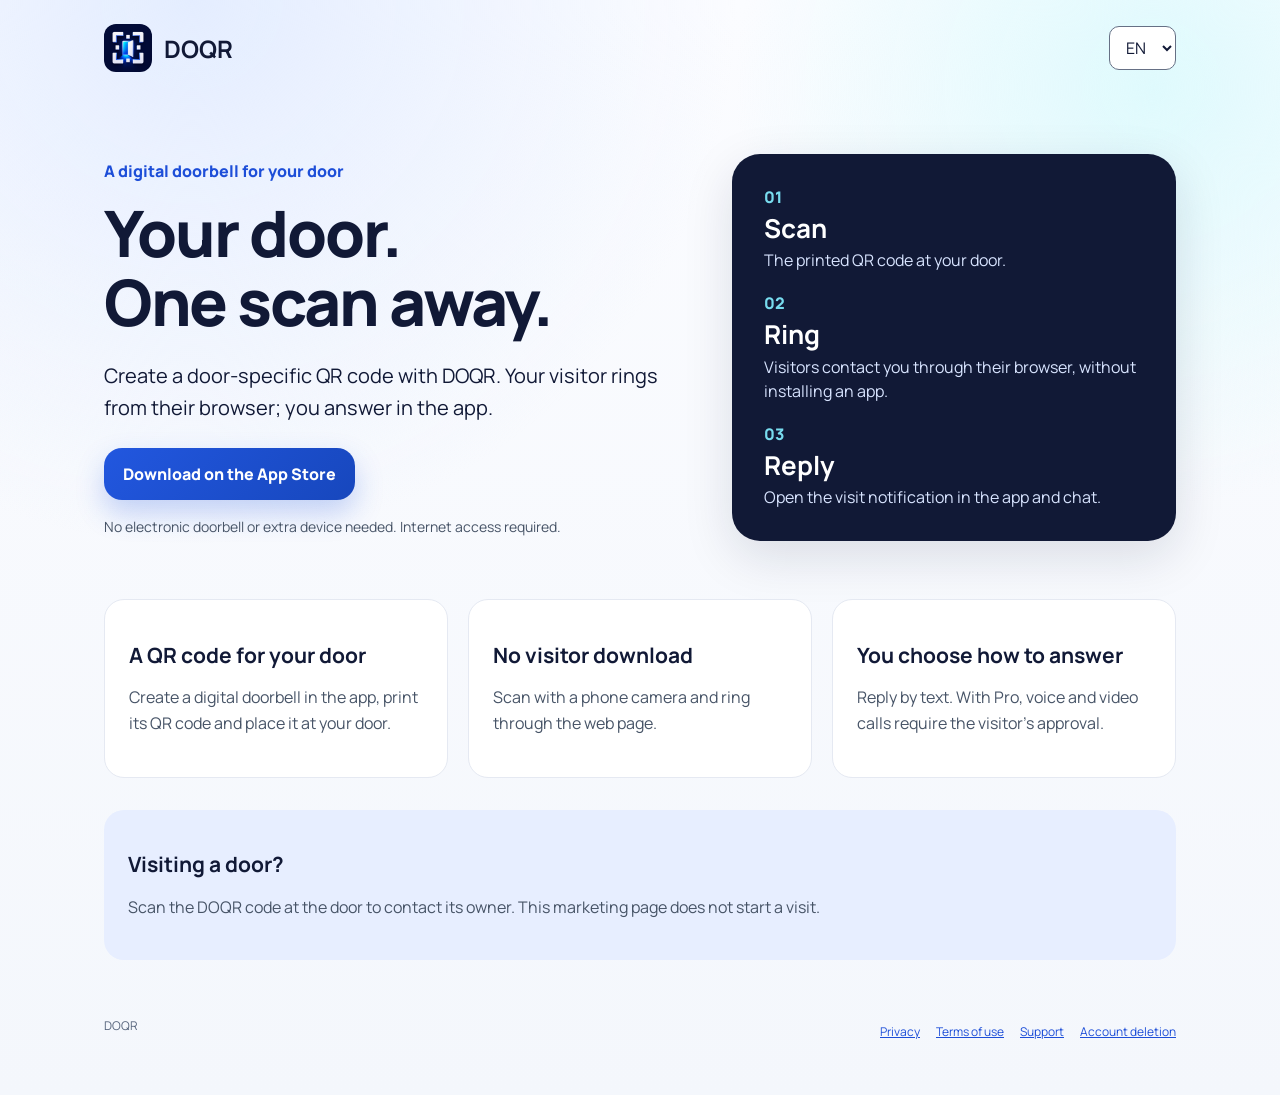
<file: DOQR/index.html>
<!doctype html>
<html lang="tr" data-supabase-url="https://warsaqcfovasaitcwtxy.supabase.co">
<head>
  <meta charset="utf-8">
  <meta name="viewport" content="width=device-width,initial-scale=1,viewport-fit=cover">
  <meta name="theme-color" content="#111936">
  <meta name="description" content="DOQR digital doorbell">
  <title>DOQR • Dijital Kapı Zili</title>
  <link rel="icon" type="image/png" href="./assets/doqr_icon.png">
  <link rel="preconnect" href="https://fonts.googleapis.com">
  <link rel="preconnect" href="https://fonts.gstatic.com" crossorigin>
  <link href="https://fonts.googleapis.com/css2?family=Manrope:wght@400;500;600;700;800&display=swap" rel="stylesheet">
  <link rel="stylesheet" href="./styles.css?v=20260901-1">
  <link rel="stylesheet" href="./landing.css?v=20261004-1">
</head>
<body>
<script>document.documentElement.dataset.route = new URLSearchParams(location.search).has("qr") ? "visitor" : "marketing";</script>
  <a class="skip-link" href="#mainContent" data-i18n="skipToContent">İçeriğe geç</a>

  <main id="marketing" class="marketing" aria-labelledby="landingTitle">
    <a class="marketing-skip" href="#landingTitle" data-copy="skip">İçeriğe geç</a><header class="marketing-header"><a class="marketing-brand" href="./" aria-label="DOQR"><img src="./assets/doqr_icon.png" width="48" height="48" alt=""><strong>DOQR</strong></a><label><span class="sr-only">Dil / Language / Язык</span><select id="marketingLanguage" aria-label="Dil / Language / Язык"><option value="tr">TR</option><option value="en">EN</option><option value="ru">RU</option></select></label></header>
    <div class="marketing-hero"><div><p class="marketing-kicker" data-copy="kicker">Kapınız için dijital zil</p><h1 id="landingTitle" tabindex="-1" data-copy="title">Bir QR kodu.
Kapınızla bağlantı.</h1><p class="marketing-lead" data-copy="lead">DOQR ile kapınıza özel bir QR kodu oluşturun. Ziyaretçiniz tarayıcıdan zili çalsın, siz uygulamadan yanıtlayın.</p><a class="button primary store-link" href="https://apps.apple.com/tr/app/doqr/id6800038738" data-copy="download">App Store’dan indirin</a><p class="marketing-note" data-copy="device">Elektronik zil veya ek cihaz gerekmez. İnternet bağlantısı gerekir.</p></div><div class="marketing-story" aria-label="DOQR"><span class="story-number">01</span><h2 data-copy="scan">Tara</h2><p data-copy="scanBody">Kapınızdaki basılı QR kodu.</p><span class="story-number">02</span><h2 data-copy="ring">Zili çal</h2><p data-copy="ringBody">Ziyaretçi uygulama kurmadan tarayıcıdan ulaşır.</p><span class="story-number">03</span><h2 data-copy="reply">Yanıtla</h2><p data-copy="replyBody">Uygulamada ziyaret bildirimini açın ve mesajlaşın.</p></div></div>
    <div class="marketing-features"><article><h2 data-copy="setup">Kapınıza özel QR</h2><p data-copy="setupBody">Uygulamada dijital zil oluşturun, QR kodunu yazdırın ve kapınıza yerleştirin.</p></article><article><h2 data-copy="visitor">Ziyaretçi için indirme yok</h2><p data-copy="visitorBody">QR kodunu telefon kamerasıyla tarayın ve web sayfasından zili çalın.</p></article><article><h2 data-copy="control">Yanıt sizde</h2><p data-copy="controlBody">Mesajlaşarak yanıtlayın. Pro ile sesli veya görüntülü görüşme için ziyaretçinin onayı istenir.</p></article></div>
    <aside class="marketing-help"><h2 data-copy="atDoor">Bir kapıyı mı ziyaret ediyorsunuz?</h2><p data-copy="atDoorBody">Kapı sahibine ulaşmak için kapıdaki DOQR kodunu tarayın. Bu tanıtım sayfası bir ziyaret başlatmaz.</p></aside>
    <footer class="marketing-footer"><span>DOQR</span><nav aria-label="Legal"><a data-legal="privacy" href="./privacy.html" data-copy="privacy">Gizlilik</a><a data-legal="terms" href="./terms.html" data-copy="terms">Kullanım koşulları</a><a data-legal="support" href="./support.html" data-copy="support">Destek</a><a data-legal="account-deletion" href="./account-deletion.html" data-copy="deletion">Hesap silme</a></nav></footer>
  </main>
  <main id="mainContent" class="shell">
    <header class="brand">
      <img src="./assets/doqr_icon.png" width="48" height="48" alt="DOQR">
      <div class="brand-copy"><strong>DOQR</strong><span data-i18n="brandTagline">Dijital Zil</span></div>
      <div class="header-tools">
        <label class="language-control"><span class="sr-only">Dil / Language / Язык</span><select id="languageSelect" aria-label="Dil / Language / Язык"><option value="tr">TR</option><option value="en">EN</option><option value="ru">RU</option></select></label>
        <span class="secure-badge"><span aria-hidden="true">⌁</span><span data-i18n="encryptedConnection">Şifreli bağlantı</span></span>
      </div>
    </header>

    <section id="loadingView" class="card hero-card view active" aria-live="polite"><div class="loader" aria-hidden="true"></div><h1 data-i18n="loadingTitle">Dijital zil hazırlanıyor</h1><p data-i18n="loadingBody">QR kodu ve bağlantı doğrulanıyor.</p></section>

    <section id="errorView" class="card view state-card" role="alert"><div class="state-icon danger" aria-hidden="true">!</div><h1 data-i18n="errorTitle">Bağlantı kurulamadı</h1><p id="errorText" data-i18n="errorDefault">QR kodunu yeniden tarayıp tekrar deneyin.</p><button id="retryBtn" class="button secondary" type="button" data-i18n="retry">Tekrar dene</button></section>

    <section id="consentView" class="card view" aria-labelledby="consentTitle">
      <span class="eyebrow" data-i18n="consentEyebrow">Gizlilik ve güvenlik</span><h1 id="consentTitle" data-i18n="consentTitle">Zili çalmadan önce</h1><p class="lead" data-i18n="consentLead">Kısa süreli ziyaretçi oturumunun nasıl çalıştığını özetledik.</p>
      <div class="notice concise-notice"><svg viewBox="0 0 24 24" aria-hidden="true"><path d="M12 3l8 3v5c0 5.2-3.4 8.4-8 10-4.6-1.6-8-4.8-8-10V6l8-3z"/></svg><span data-i18n="consentSummary">Kötüye kullanımı önlemek için sınırlı cihaz ve güvenlik verileri işlenir.</span></div>
      <details class="privacy-details"><summary data-i18n="detailsShow">İşlenen verilerin ayrıntılarını göster</summary><ul class="privacy-list">
        <li><span>01</span><div><strong data-i18n="deviceTitle">Cihaz ve tarayıcı bilgileri</strong><small data-i18n="deviceBody">Platform, dil, saat dilimi, ekran ölçüsü ve temel cihaz kapasitesi.</small></div></li>
        <li><span>02</span><div><strong data-i18n="securityTitle">Güvenlik tanımlayıcıları</strong><small data-i18n="securityBody">Yerel rastgele cihaz anahtarı ve güvenlik özetleri.</small></div></li>
        <li><span>03</span><div><strong data-i18n="recordsTitle">Zil ve mesaj kayıtları</strong><small data-i18n="recordsBody">Free planda son 3 ziyaret; Pro planda en fazla 90 gün.</small></div></li>
        <li><span>04</span><div><strong data-i18n="liveTitle">Canlı ses ve görüntü</strong><small data-i18n="liveBody">Onayınız olmadan başlamaz ve DOQR tarafından kaydedilmez.</small></div></li>
      </ul></details>
      <label class="check-row"><input id="consentCheck" type="checkbox"><span data-i18n="consentLabel">Bilgilendirmeyi okudum ve ziyaretçi oturumunun oluşturulmasını kabul ediyorum.</span></label>
      <div id="turnstile"></div>
      <button id="continueBtn" class="button primary" type="button" disabled><span data-i18n="continue">Devam et</span><span aria-hidden="true">→</span></button>
      <p class="micro"><span data-i18n="privacyPrefix">Ayrıntılar için</span> <a id="privacyLink" href="./privacy.html" target="_blank" rel="noopener" data-i18n="privacyLink">Gizlilik Bildirimi</a> <span data-i18n="privacySuffix">sayfasını inceleyin.</span></p>
    </section>

    <section id="setupView" class="card view" aria-labelledby="doorLabel">
      <div class="door-heading"><div class="door-symbol" aria-hidden="true"></div><div><span class="eyebrow" data-i18n="digitalBell">Dijital zil</span><h1 id="doorLabel" data-i18n="doorDefault">Kapı</h1></div></div><p id="welcomeMessage" class="lead"></p>
      <div class="field-group"><label for="visitorAlias"><span data-i18n="name">Adınız</span> <em id="nameOptional"></em></label><input id="visitorAlias" maxlength="80" autocomplete="name" data-i18n-placeholder="namePlaceholder" placeholder="Size nasıl hitap edelim?"></div>
      <div class="field-group"><span class="field-label" data-i18n="visitType">Ziyaret türü</span><div class="segmented" id="visitorKinds" role="group"><button type="button" data-kind="guest" class="selected" aria-pressed="true" data-i18n="visitor">Ziyaretçi</button><button type="button" data-kind="courier" aria-pressed="false" data-i18n="courier">Kuryeyim</button><button type="button" data-kind="other" aria-pressed="false" data-i18n="other">Diğer</button></div></div>
      <div id="courierFields" class="field-group hidden"><label for="courierSelect" data-i18n="courierCompany">Kurye şirketi</label><select id="courierSelect"><option value="" data-i18n="selectCompany">Şirket seçin</option></select><p class="field-note" data-i18n="courierNote">Bu seçim kendi beyanınızdır.</p></div>
      <p id="setupError" class="inline-error hidden" role="alert"></p><button id="ringBtn" class="button primary" type="button"><span data-i18n="ring">Zili çal</span><span aria-hidden="true">→</span></button>
    </section>

    <section id="sessionView" class="view session-view">
      <div class="card session-status"><div id="pulse" class="ring-pulse" aria-hidden="true"><span></span></div><div><span id="sessionEyebrow" class="eyebrow" data-i18n="ringEyebrow">Zil çalıyor</span><h1 id="sessionTitle" data-i18n="ownerWaiting">Kapı sahibi bekleniyor</h1><p id="sessionSubtitle" data-i18n="keepOpen">Lütfen bu sayfayı açık tutun.</p></div><button id="cancelBtn" type="button" class="icon-button" data-i18n-aria="cancel" aria-label="İptal et">×</button></div>
      <p id="sessionNotice" class="inline-error hidden" role="alert"></p><button id="ringAgainBtn" class="button secondary hidden" type="button"><span data-i18n="ringAgain">Zili tekrar çal</span><span aria-hidden="true">↻</span></button>
      <div id="mediaCard" class="card media-card hidden"><video id="remoteVideo" autoplay playsinline></video><video id="localVideo" autoplay muted playsinline></video><span id="mediaLimitLabel" class="media-limit hidden"></span><div id="audioState" class="audio-state hidden"><div class="audio-bars" aria-hidden="true"><i></i><i></i><i></i><i></i><i></i></div><strong data-i18n="audioCall">Sesli görüşme</strong><span id="connectionLabel" data-i18n="connecting">Bağlanıyor…</span></div><div class="media-controls"><button id="muteBtn" type="button" aria-pressed="false" data-i18n-aria="mute" aria-label="Mikrofonu kapat"><span aria-hidden="true">●</span></button><button id="cameraBtn" type="button" aria-pressed="false" data-i18n-aria="cameraOff" aria-label="Kamerayı kapat"><span aria-hidden="true">▣</span></button><button id="hangupBtn" class="hangup" type="button" data-i18n-aria="hangup" aria-label="Görüşmeyi bitir"><span aria-hidden="true">⌕</span></button></div></div>
      <div id="mediaRequestCard" class="card media-request hidden"><span class="eyebrow" data-i18n="callRequest">Görüşme isteği</span><h2 id="mediaRequestTitle"></h2><p id="mediaRequestText"></p><div class="media-request-actions"><button id="declineMediaBtn" class="button secondary" type="button" data-i18n="continueChat">Mesajlaşmaya devam et</button><button id="acceptMediaBtn" class="button primary" type="button" data-i18n="accept">Kabul et</button></div></div>
      <div id="chatCard" class="card chat-card"><div class="chat-head"><div><span class="eyebrow" data-i18n="liveConversation">Canlı görüşme</span><strong data-i18n="messages">Mesajlar</strong></div><span id="onlineDot" class="online-dot offline" aria-hidden="true"></span></div><div id="messages" class="messages" aria-live="polite"><p class="empty-chat" data-i18n="noMessages">Henüz mesaj yok.</p></div><form id="messageForm" class="composer"><label class="sr-only" for="messageInput" data-i18n="messagePlaceholder">Mesaj yazın…</label><input id="messageInput" maxlength="2000" autocomplete="off" data-i18n-placeholder="messagePlaceholder" placeholder="Mesaj yazın…"><button type="submit" data-i18n-aria="send" aria-label="Gönder">↑</button></form></div>
    </section>
  </main>
  <footer><span data-i18n="footer">DOQR • Donanımsız, hızlı ve güvenli dijital zil</span><br><a class="download-cta" href="https://apps.apple.com/tr/app/doqr/id6800038738" id="visitorDownload" target="_blank" rel="noopener"><span data-i18n="download">Kendi kapınızı dijitalleştirin — DOQR uygulamasını indirin</span> →</a></footer>
  <script type="module" src="./entry.js?v=20261004-1"></script>
</body>
</html>
</file>
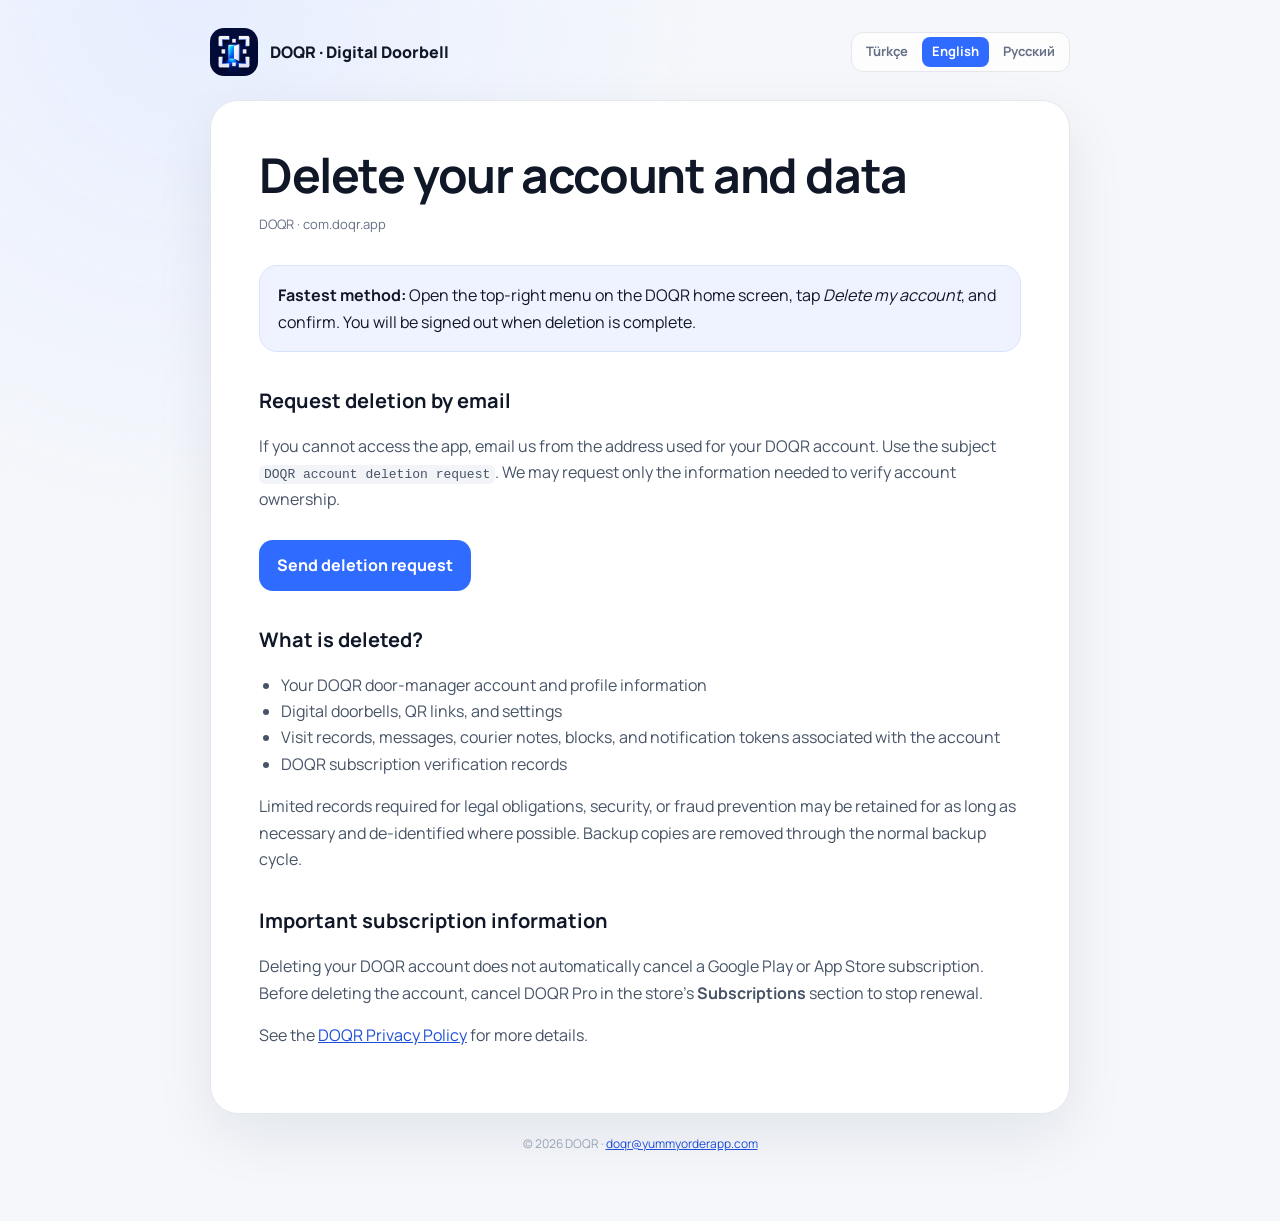
<file: DOQR/account-deletion-en.html>
<!doctype html>
<html lang="en">
<head>
  <meta charset="utf-8">
  <meta name="viewport" content="width=device-width,initial-scale=1">
  <meta name="robots" content="index,follow">
  <title>Delete Your DOQR Account and Data</title>
  <link rel="alternate" hreflang="tr" href="account-deletion.html">
  <link rel="alternate" hreflang="en" href="account-deletion-en.html">
  <link rel="alternate" hreflang="ru" href="account-deletion-ru.html">
  <link rel="preconnect" href="https://fonts.googleapis.com">
  <link rel="preconnect" href="https://fonts.gstatic.com" crossorigin>
  <link href="https://fonts.googleapis.com/css2?family=Manrope:wght@400;600;700;800&display=swap" rel="stylesheet">
  <link rel="stylesheet" href="legal.css">
</head>
<body><main class="wrap">
  <header class="legal-header">
    <a class="brand" href="./"><img src="assets/doqr_icon.png" alt="DOQR"><span>DOQR · Digital Doorbell</span></a>
    <nav class="language-switcher" aria-label="Language selection">
      <a href="account-deletion.html" lang="tr" hreflang="tr">Türkçe</a>
      <a href="account-deletion-en.html" lang="en" hreflang="en" aria-current="page">English</a>
      <a href="account-deletion-ru.html" lang="ru" hreflang="ru">Русский</a>
    </nav>
  </header>
  <article class="card">
    <h1>Delete your account and data</h1>
    <p class="meta">DOQR · com.doqr.app</p>
    <div class="notice"><strong>Fastest method:</strong> Open the top-right menu on the DOQR home screen, tap <em>Delete my account</em>, and confirm. You will be signed out when deletion is complete.</div>

    <h2>Request deletion by email</h2>
    <p>If you cannot access the app, email us from the address used for your DOQR account. Use the subject <code>DOQR account deletion request</code>. We may request only the information needed to verify account ownership.</p>
    <a class="button" href="mailto:doqr@yummyorderapp.com?subject=DOQR%20account%20deletion%20request&body=Email%20used%20for%20my%20DOQR%20account%3A%0A%0AI%20request%20deletion%20of%20my%20account%20and%20associated%20data.">Send deletion request</a>

    <h2>What is deleted?</h2>
    <ul>
      <li>Your DOQR door-manager account and profile information</li>
      <li>Digital doorbells, QR links, and settings</li>
      <li>Visit records, messages, courier notes, blocks, and notification tokens associated with the account</li>
      <li>DOQR subscription verification records</li>
    </ul>
    <p>Limited records required for legal obligations, security, or fraud prevention may be retained for as long as necessary and de-identified where possible. Backup copies are removed through the normal backup cycle.</p>

    <h2>Important subscription information</h2>
    <p>Deleting your DOQR account does not automatically cancel a Google Play or App Store subscription. Before deleting the account, cancel DOQR Pro in the store’s <strong>Subscriptions</strong> section to stop renewal.</p>

    <p>See the <a href="privacy-en.html">DOQR Privacy Policy</a> for more details.</p>
  </article>
  <p class="footer">© 2026 DOQR · <a href="mailto:doqr@yummyorderapp.com">doqr@yummyorderapp.com</a></p>
</main></body></html>
</file>
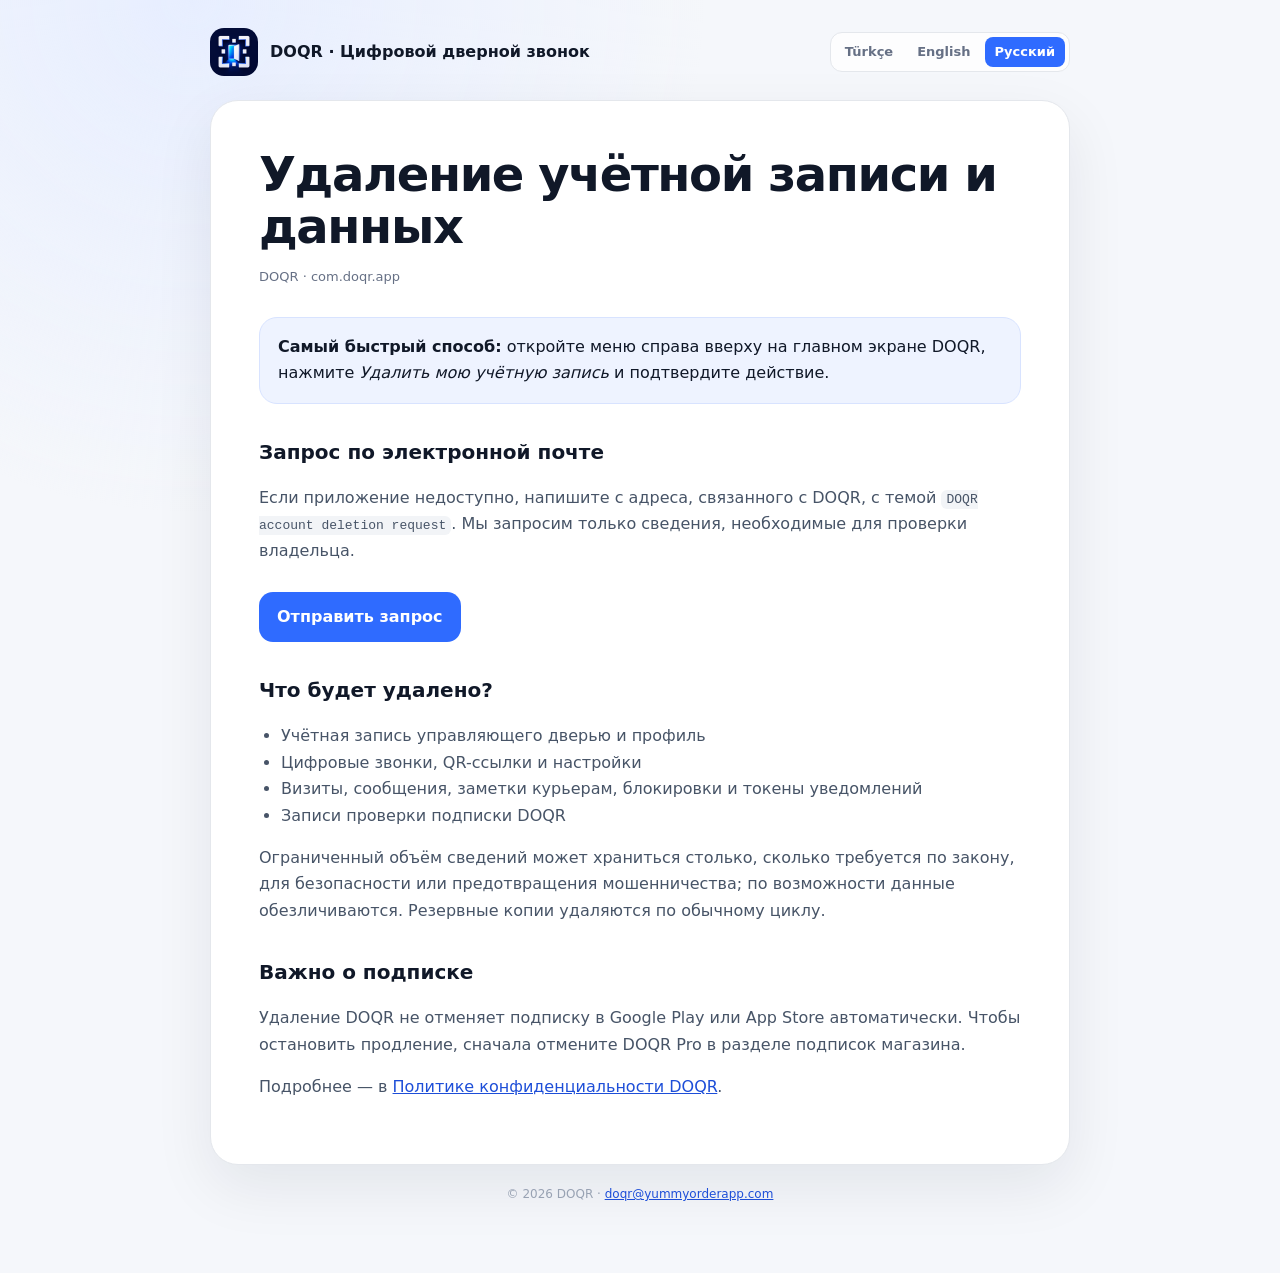
<file: DOQR/account-deletion-ru.html>
<!doctype html><html lang="ru"><head><meta charset="utf-8"><meta name="viewport" content="width=device-width,initial-scale=1"><meta name="robots" content="index,follow"><title>Удаление учётной записи DOQR</title><link rel="alternate" hreflang="tr" href="account-deletion.html"><link rel="alternate" hreflang="en" href="account-deletion-en.html"><link rel="alternate" hreflang="ru" href="account-deletion-ru.html"><link rel="stylesheet" href="legal.css"></head>
<body><main class="wrap"><header class="legal-header"><a class="brand" href="./"><img src="assets/doqr_icon.png" alt="DOQR"><span>DOQR · Цифровой дверной звонок</span></a><nav class="language-switcher" aria-label="Выбор языка"><a href="account-deletion.html" lang="tr">Türkçe</a><a href="account-deletion-en.html" lang="en">English</a><a href="account-deletion-ru.html" lang="ru" aria-current="page">Русский</a></nav></header><article class="card">
<h1>Удаление учётной записи и данных</h1><p class="meta">DOQR · com.doqr.app</p><div class="notice"><strong>Самый быстрый способ:</strong> откройте меню справа вверху на главном экране DOQR, нажмите <em>Удалить мою учётную запись</em> и подтвердите действие.</div>
<h2>Запрос по электронной почте</h2><p>Если приложение недоступно, напишите с адреса, связанного с DOQR, с темой <code>DOQR account deletion request</code>. Мы запросим только сведения, необходимые для проверки владельца.</p><a class="button" href="mailto:doqr@yummyorderapp.com?subject=DOQR%20account%20deletion%20request">Отправить запрос</a>
<h2>Что будет удалено?</h2><ul><li>Учётная запись управляющего дверью и профиль</li><li>Цифровые звонки, QR-ссылки и настройки</li><li>Визиты, сообщения, заметки курьерам, блокировки и токены уведомлений</li><li>Записи проверки подписки DOQR</li></ul><p>Ограниченный объём сведений может храниться столько, сколько требуется по закону, для безопасности или предотвращения мошенничества; по возможности данные обезличиваются. Резервные копии удаляются по обычному циклу.</p>
<h2>Важно о подписке</h2><p>Удаление DOQR не отменяет подписку в Google Play или App Store автоматически. Чтобы остановить продление, сначала отмените DOQR Pro в разделе подписок магазина.</p><p>Подробнее — в <a href="privacy-ru.html">Политике конфиденциальности DOQR</a>.</p>
</article><p class="footer">© 2026 DOQR · <a href="mailto:doqr@yummyorderapp.com">doqr@yummyorderapp.com</a></p></main></body></html>
</file>
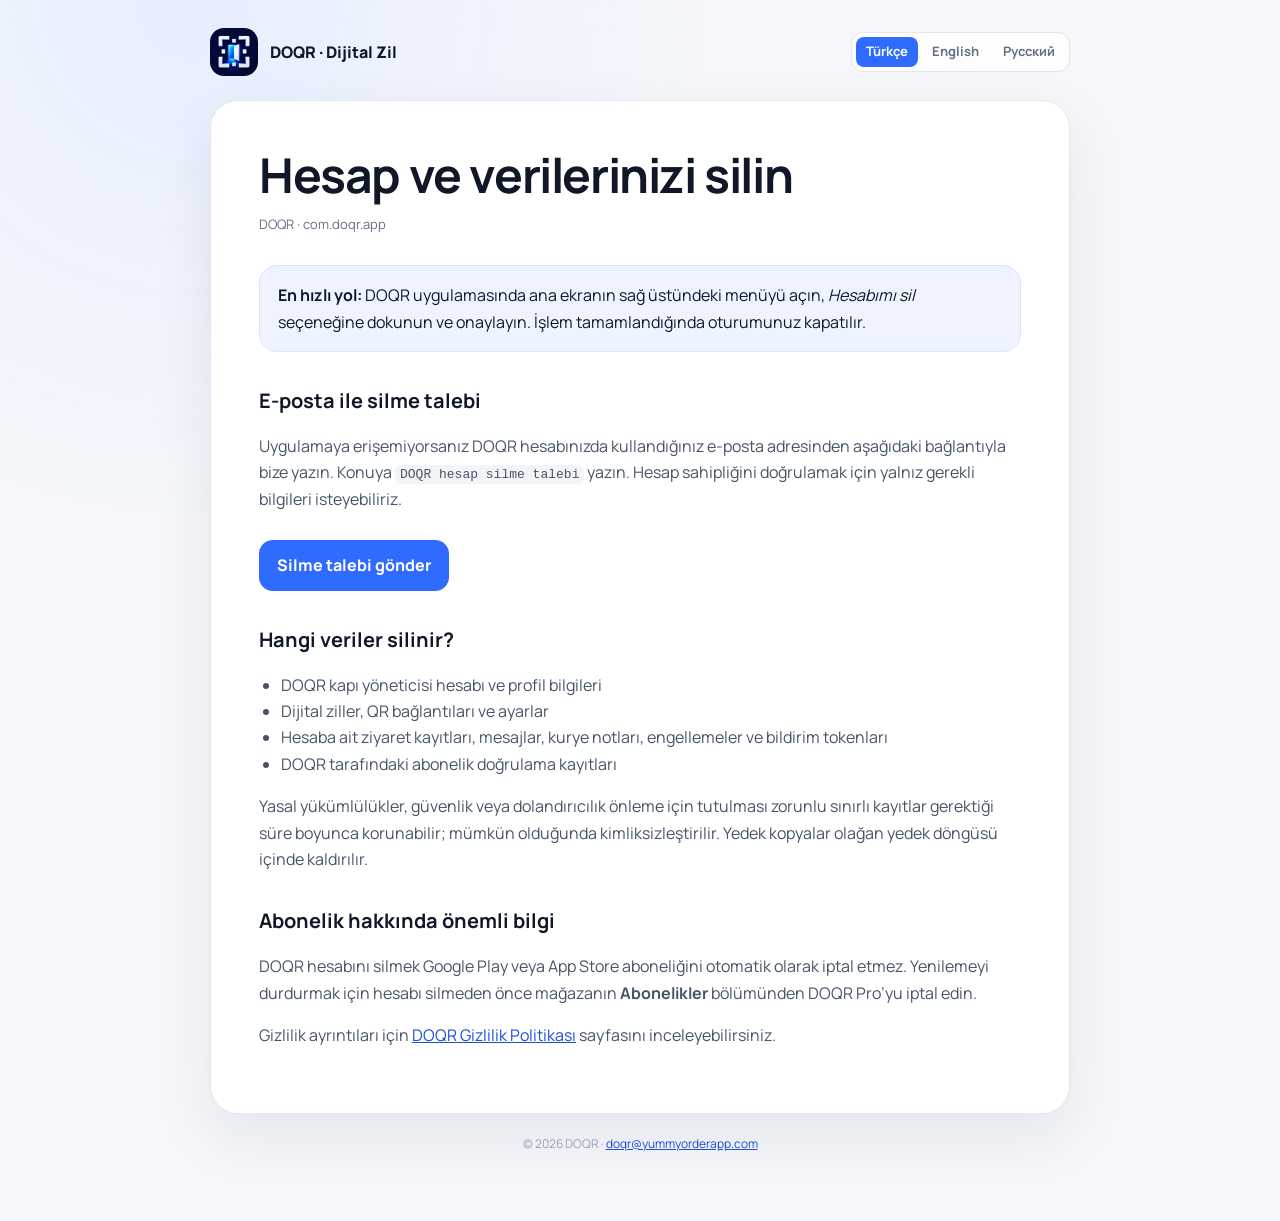
<file: DOQR/account-deletion.html>
<!doctype html>
<html lang="tr">
<head>
  <meta charset="utf-8">
  <meta name="viewport" content="width=device-width,initial-scale=1">
  <meta name="robots" content="index,follow">
  <title>DOQR Hesap ve Veri Silme</title>
  <link rel="alternate" hreflang="tr" href="account-deletion.html">
  <link rel="alternate" hreflang="en" href="account-deletion-en.html">
  <link rel="alternate" hreflang="ru" href="account-deletion-ru.html">
  <link rel="preconnect" href="https://fonts.googleapis.com">
  <link rel="preconnect" href="https://fonts.gstatic.com" crossorigin>
  <link href="https://fonts.googleapis.com/css2?family=Manrope:wght@400;600;700;800&display=swap" rel="stylesheet">
  <link rel="stylesheet" href="legal.css">
</head>
<body><main class="wrap">
  <header class="legal-header">
    <a class="brand" href="./"><img src="assets/doqr_icon.png" alt="DOQR"><span>DOQR · Dijital Zil</span></a>
    <nav class="language-switcher" aria-label="Dil seçimi">
      <a href="account-deletion.html" lang="tr" hreflang="tr" aria-current="page">Türkçe</a>
      <a href="account-deletion-en.html" lang="en" hreflang="en">English</a>
      <a href="account-deletion-ru.html" lang="ru" hreflang="ru">Русский</a>
    </nav>
  </header>
  <article class="card">
    <h1>Hesap ve verilerinizi silin</h1>
    <p class="meta">DOQR · com.doqr.app</p>
    <div class="notice"><strong>En hızlı yol:</strong> DOQR uygulamasında ana ekranın sağ üstündeki menüyü açın, <em>Hesabımı sil</em> seçeneğine dokunun ve onaylayın. İşlem tamamlandığında oturumunuz kapatılır.</div>

    <h2>E-posta ile silme talebi</h2>
    <p>Uygulamaya erişemiyorsanız DOQR hesabınızda kullandığınız e-posta adresinden aşağıdaki bağlantıyla bize yazın. Konuya <code>DOQR hesap silme talebi</code> yazın. Hesap sahipliğini doğrulamak için yalnız gerekli bilgileri isteyebiliriz.</p>
    <a class="button" href="mailto:doqr@yummyorderapp.com?subject=DOQR%20hesap%20silme%20talebi&body=DOQR%20hesab%C4%B1mda%20kulland%C4%B1%C4%9F%C4%B1m%20e-posta%3A%0A%0AHesab%C4%B1m%C4%B1n%20ve%20ili%C5%9Fkili%20verilerimin%20silinmesini%20istiyorum.">Silme talebi gönder</a>

    <h2>Hangi veriler silinir?</h2>
    <ul>
      <li>DOQR kapı yöneticisi hesabı ve profil bilgileri</li>
      <li>Dijital ziller, QR bağlantıları ve ayarlar</li>
      <li>Hesaba ait ziyaret kayıtları, mesajlar, kurye notları, engellemeler ve bildirim tokenları</li>
      <li>DOQR tarafındaki abonelik doğrulama kayıtları</li>
    </ul>
    <p>Yasal yükümlülükler, güvenlik veya dolandırıcılık önleme için tutulması zorunlu sınırlı kayıtlar gerektiği süre boyunca korunabilir; mümkün olduğunda kimliksizleştirilir. Yedek kopyalar olağan yedek döngüsü içinde kaldırılır.</p>

    <h2>Abonelik hakkında önemli bilgi</h2>
    <p>DOQR hesabını silmek Google Play veya App Store aboneliğini otomatik olarak iptal etmez. Yenilemeyi durdurmak için hesabı silmeden önce mağazanın <strong>Abonelikler</strong> bölümünden DOQR Pro’yu iptal edin.</p>

    <p>Gizlilik ayrıntıları için <a href="privacy.html">DOQR Gizlilik Politikası</a> sayfasını inceleyebilirsiniz.</p>
  </article>
  <p class="footer">© 2026 DOQR · <a href="mailto:doqr@yummyorderapp.com">doqr@yummyorderapp.com</a></p>
</main></body></html>
</file>
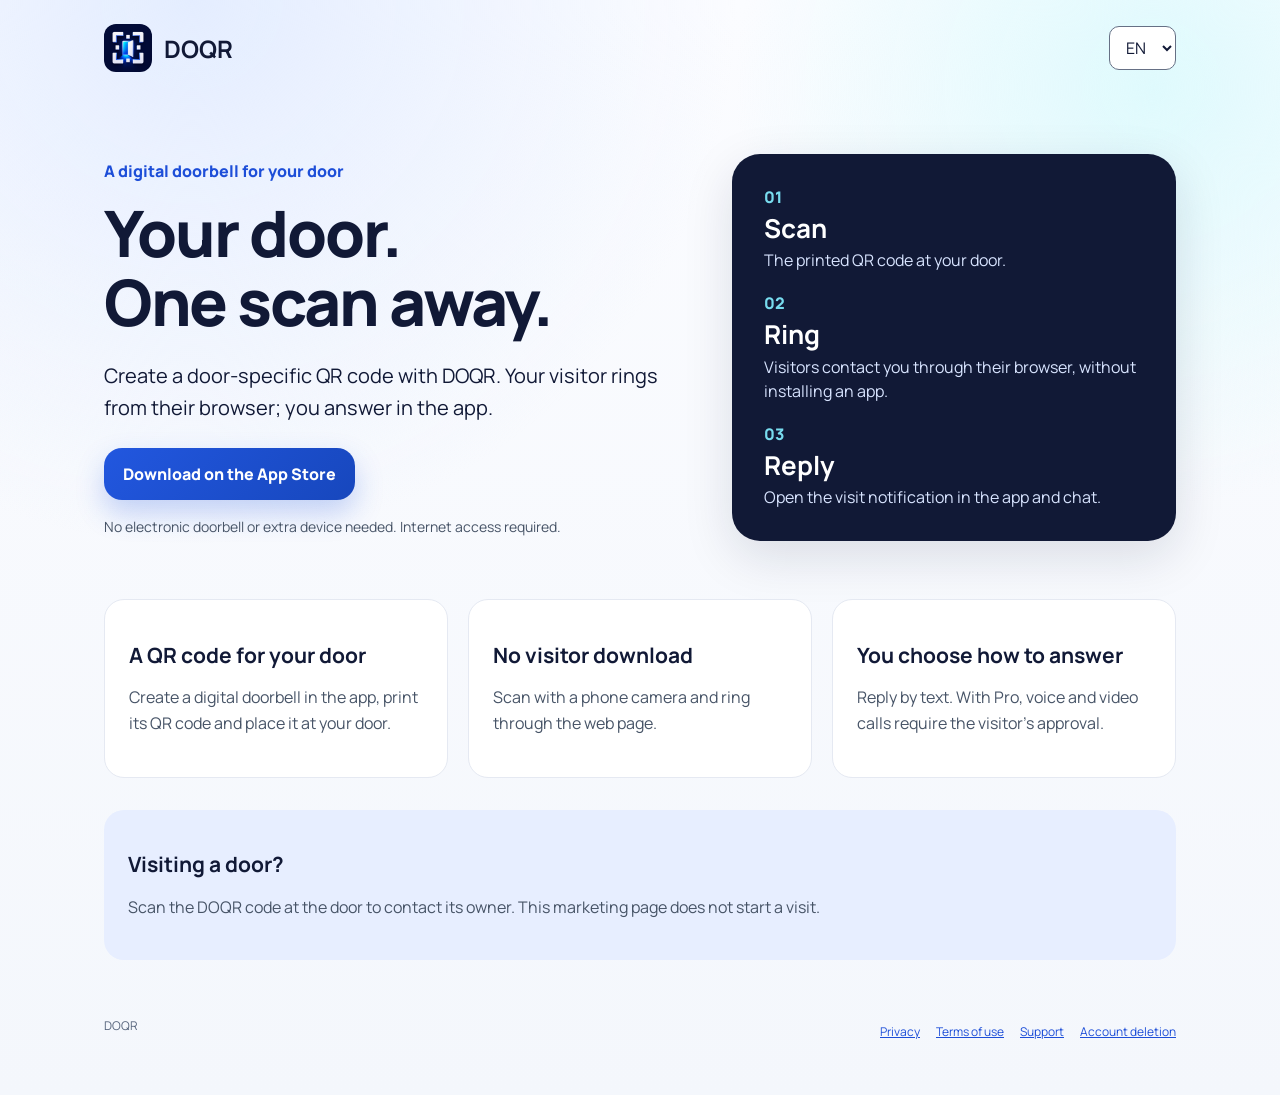
<file: DOQR/chat.html>
<!doctype html><html lang="tr"><head><meta charset="utf-8"><meta name="viewport" content="width=device-width,initial-scale=1"><title>DOQR</title></head><body><p><a id="returnLink" href="./">DOQR</a></p><script>const target = './' + location.search + location.hash; document.getElementById('returnLink').href = target; location.replace(target);</script></body></html>
</file>
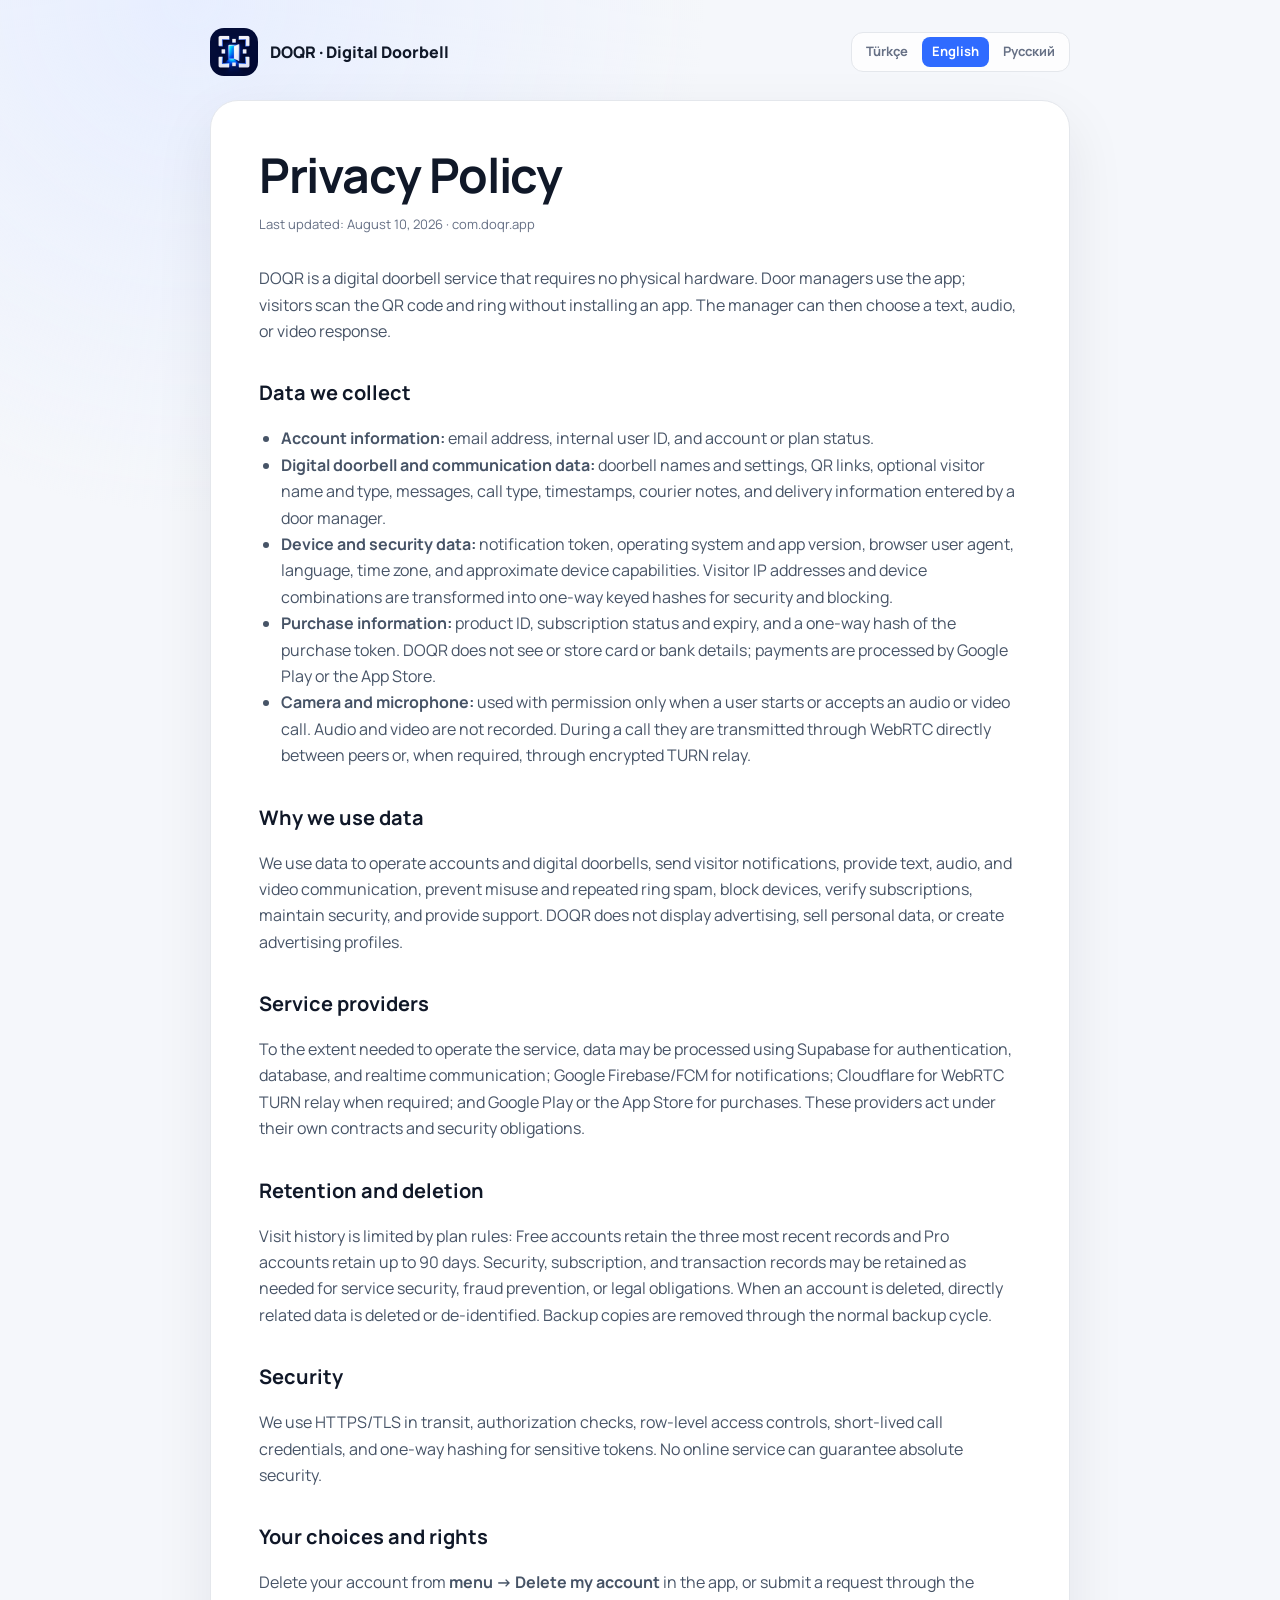
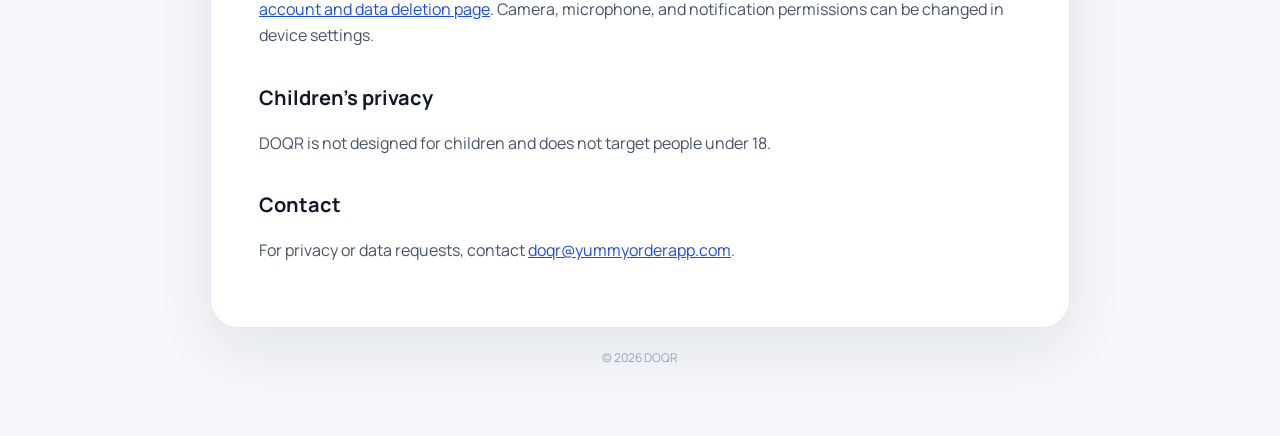
<file: DOQR/privacy-en.html>
<!doctype html>
<html lang="en">
<head>
  <meta charset="utf-8">
  <meta name="viewport" content="width=device-width,initial-scale=1">
  <meta name="robots" content="index,follow">
  <title>DOQR Privacy Policy</title>
  <link rel="alternate" hreflang="tr" href="privacy.html">
  <link rel="alternate" hreflang="en" href="privacy-en.html">
  <link rel="alternate" hreflang="ru" href="privacy-ru.html">
  <link rel="preconnect" href="https://fonts.googleapis.com">
  <link rel="preconnect" href="https://fonts.gstatic.com" crossorigin>
  <link href="https://fonts.googleapis.com/css2?family=Manrope:wght@400;600;700;800&display=swap" rel="stylesheet">
  <link rel="stylesheet" href="legal.css">
</head>
<body><main class="wrap">
  <header class="legal-header">
    <a class="brand" href="./"><img src="assets/doqr_icon.png" alt="DOQR"><span>DOQR · Digital Doorbell</span></a>
    <nav class="language-switcher" aria-label="Language selection">
      <a href="privacy.html" lang="tr" hreflang="tr">Türkçe</a>
      <a href="privacy-en.html" lang="en" hreflang="en" aria-current="page">English</a>
      <a href="privacy-ru.html" lang="ru" hreflang="ru">Русский</a>
    </nav>
  </header>
  <article class="card">
    <h1>Privacy Policy</h1>
    <p class="meta">Last updated: August 10, 2026 · com.doqr.app</p>
    <p>DOQR is a digital doorbell service that requires no physical hardware. Door managers use the app; visitors scan the QR code and ring without installing an app. The manager can then choose a text, audio, or video response.</p>

    <h2>Data we collect</h2>
    <ul>
      <li><strong>Account information:</strong> email address, internal user ID, and account or plan status.</li>
      <li><strong>Digital doorbell and communication data:</strong> doorbell names and settings, QR links, optional visitor name and type, messages, call type, timestamps, courier notes, and delivery information entered by a door manager.</li>
      <li><strong>Device and security data:</strong> notification token, operating system and app version, browser user agent, language, time zone, and approximate device capabilities. Visitor IP addresses and device combinations are transformed into one-way keyed hashes for security and blocking.</li>
      <li><strong>Purchase information:</strong> product ID, subscription status and expiry, and a one-way hash of the purchase token. DOQR does not see or store card or bank details; payments are processed by Google Play or the App Store.</li>
      <li><strong>Camera and microphone:</strong> used with permission only when a user starts or accepts an audio or video call. Audio and video are not recorded. During a call they are transmitted through WebRTC directly between peers or, when required, through encrypted TURN relay.</li>
    </ul>

    <h2>Why we use data</h2>
    <p>We use data to operate accounts and digital doorbells, send visitor notifications, provide text, audio, and video communication, prevent misuse and repeated ring spam, block devices, verify subscriptions, maintain security, and provide support. DOQR does not display advertising, sell personal data, or create advertising profiles.</p>

    <h2>Service providers</h2>
    <p>To the extent needed to operate the service, data may be processed using Supabase for authentication, database, and realtime communication; Google Firebase/FCM for notifications; Cloudflare for WebRTC TURN relay when required; and Google Play or the App Store for purchases. These providers act under their own contracts and security obligations.</p>

    <h2>Retention and deletion</h2>
    <p>Visit history is limited by plan rules: Free accounts retain the three most recent records and Pro accounts retain up to 90 days. Security, subscription, and transaction records may be retained as needed for service security, fraud prevention, or legal obligations. When an account is deleted, directly related data is deleted or de-identified. Backup copies are removed through the normal backup cycle.</p>

    <h2>Security</h2>
    <p>We use HTTPS/TLS in transit, authorization checks, row-level access controls, short-lived call credentials, and one-way hashing for sensitive tokens. No online service can guarantee absolute security.</p>

    <h2>Your choices and rights</h2>
    <p>Delete your account from <strong>menu → Delete my account</strong> in the app, or submit a request through the <a href="account-deletion-en.html">account and data deletion page</a>. Camera, microphone, and notification permissions can be changed in device settings.</p>

    <h2>Children’s privacy</h2>
    <p>DOQR is not designed for children and does not target people under 18.</p>

    <h2>Contact</h2>
    <p>For privacy or data requests, contact <a href="mailto:doqr@yummyorderapp.com">doqr@yummyorderapp.com</a>.</p>
  </article>
  <p class="footer">© 2026 DOQR</p>
</main></body></html>
</file>
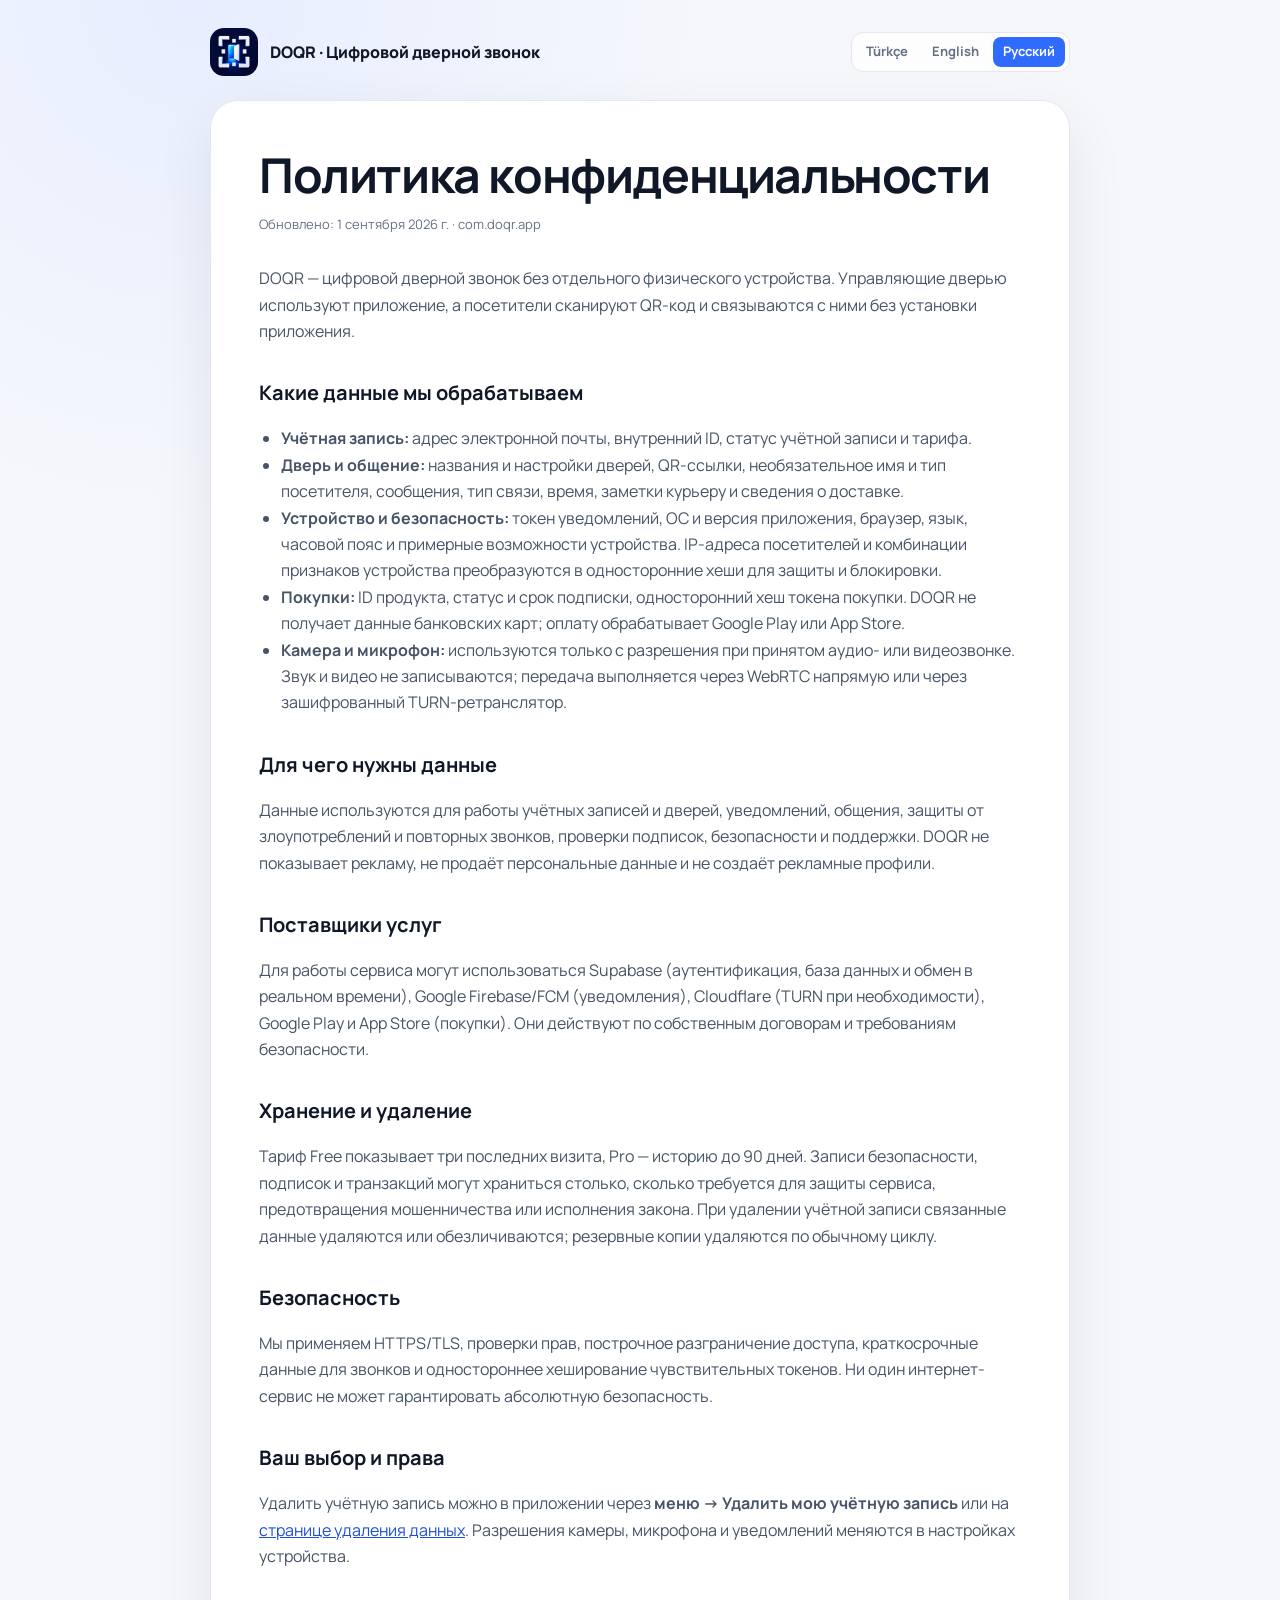
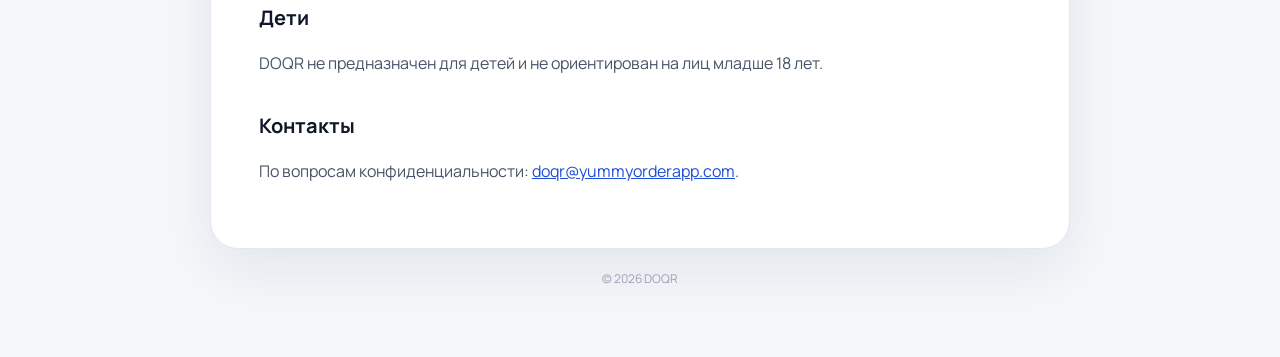
<file: DOQR/privacy-ru.html>
<!doctype html>
<html lang="ru">
<head>
  <meta charset="utf-8"><meta name="viewport" content="width=device-width,initial-scale=1"><meta name="robots" content="index,follow">
  <title>Политика конфиденциальности DOQR</title>
  <link rel="alternate" hreflang="tr" href="privacy.html"><link rel="alternate" hreflang="en" href="privacy-en.html"><link rel="alternate" hreflang="ru" href="privacy-ru.html">
  <link rel="preconnect" href="https://fonts.googleapis.com"><link rel="preconnect" href="https://fonts.gstatic.com" crossorigin><link href="https://fonts.googleapis.com/css2?family=Manrope:wght@400;600;700;800&display=swap" rel="stylesheet"><link rel="stylesheet" href="legal.css">
</head>
<body><main class="wrap">
  <header class="legal-header"><a class="brand" href="./"><img src="assets/doqr_icon.png" alt="DOQR"><span>DOQR · Цифровой дверной звонок</span></a><nav class="language-switcher" aria-label="Выбор языка"><a href="privacy.html" lang="tr">Türkçe</a><a href="privacy-en.html" lang="en">English</a><a href="privacy-ru.html" lang="ru" aria-current="page">Русский</a></nav></header>
  <article class="card">
    <h1>Политика конфиденциальности</h1><p class="meta">Обновлено: 1 сентября 2026 г. · com.doqr.app</p>
    <p>DOQR — цифровой дверной звонок без отдельного физического устройства. Управляющие дверью используют приложение, а посетители сканируют QR-код и связываются с ними без установки приложения.</p>
    <h2>Какие данные мы обрабатываем</h2>
    <ul><li><strong>Учётная запись:</strong> адрес электронной почты, внутренний ID, статус учётной записи и тарифа.</li><li><strong>Дверь и общение:</strong> названия и настройки дверей, QR-ссылки, необязательное имя и тип посетителя, сообщения, тип связи, время, заметки курьеру и сведения о доставке.</li><li><strong>Устройство и безопасность:</strong> токен уведомлений, ОС и версия приложения, браузер, язык, часовой пояс и примерные возможности устройства. IP-адреса посетителей и комбинации признаков устройства преобразуются в односторонние хеши для защиты и блокировки.</li><li><strong>Покупки:</strong> ID продукта, статус и срок подписки, односторонний хеш токена покупки. DOQR не получает данные банковских карт; оплату обрабатывает Google Play или App Store.</li><li><strong>Камера и микрофон:</strong> используются только с разрешения при принятом аудио- или видеозвонке. Звук и видео не записываются; передача выполняется через WebRTC напрямую или через зашифрованный TURN-ретранслятор.</li></ul>
    <h2>Для чего нужны данные</h2><p>Данные используются для работы учётных записей и дверей, уведомлений, общения, защиты от злоупотреблений и повторных звонков, проверки подписок, безопасности и поддержки. DOQR не показывает рекламу, не продаёт персональные данные и не создаёт рекламные профили.</p>
    <h2>Поставщики услуг</h2><p>Для работы сервиса могут использоваться Supabase (аутентификация, база данных и обмен в реальном времени), Google Firebase/FCM (уведомления), Cloudflare (TURN при необходимости), Google Play и App Store (покупки). Они действуют по собственным договорам и требованиям безопасности.</p>
    <h2>Хранение и удаление</h2><p>Тариф Free показывает три последних визита, Pro — историю до 90 дней. Записи безопасности, подписок и транзакций могут храниться столько, сколько требуется для защиты сервиса, предотвращения мошенничества или исполнения закона. При удалении учётной записи связанные данные удаляются или обезличиваются; резервные копии удаляются по обычному циклу.</p>
    <h2>Безопасность</h2><p>Мы применяем HTTPS/TLS, проверки прав, построчное разграничение доступа, краткосрочные данные для звонков и одностороннее хеширование чувствительных токенов. Ни один интернет-сервис не может гарантировать абсолютную безопасность.</p>
    <h2>Ваш выбор и права</h2><p>Удалить учётную запись можно в приложении через <strong>меню → Удалить мою учётную запись</strong> или на <a href="account-deletion-ru.html">странице удаления данных</a>. Разрешения камеры, микрофона и уведомлений меняются в настройках устройства.</p>
    <h2>Дети</h2><p>DOQR не предназначен для детей и не ориентирован на лиц младше 18 лет.</p>
    <h2>Контакты</h2><p>По вопросам конфиденциальности: <a href="mailto:doqr@yummyorderapp.com">doqr@yummyorderapp.com</a>.</p>
  </article><p class="footer">© 2026 DOQR</p>
</main></body></html>
</file>
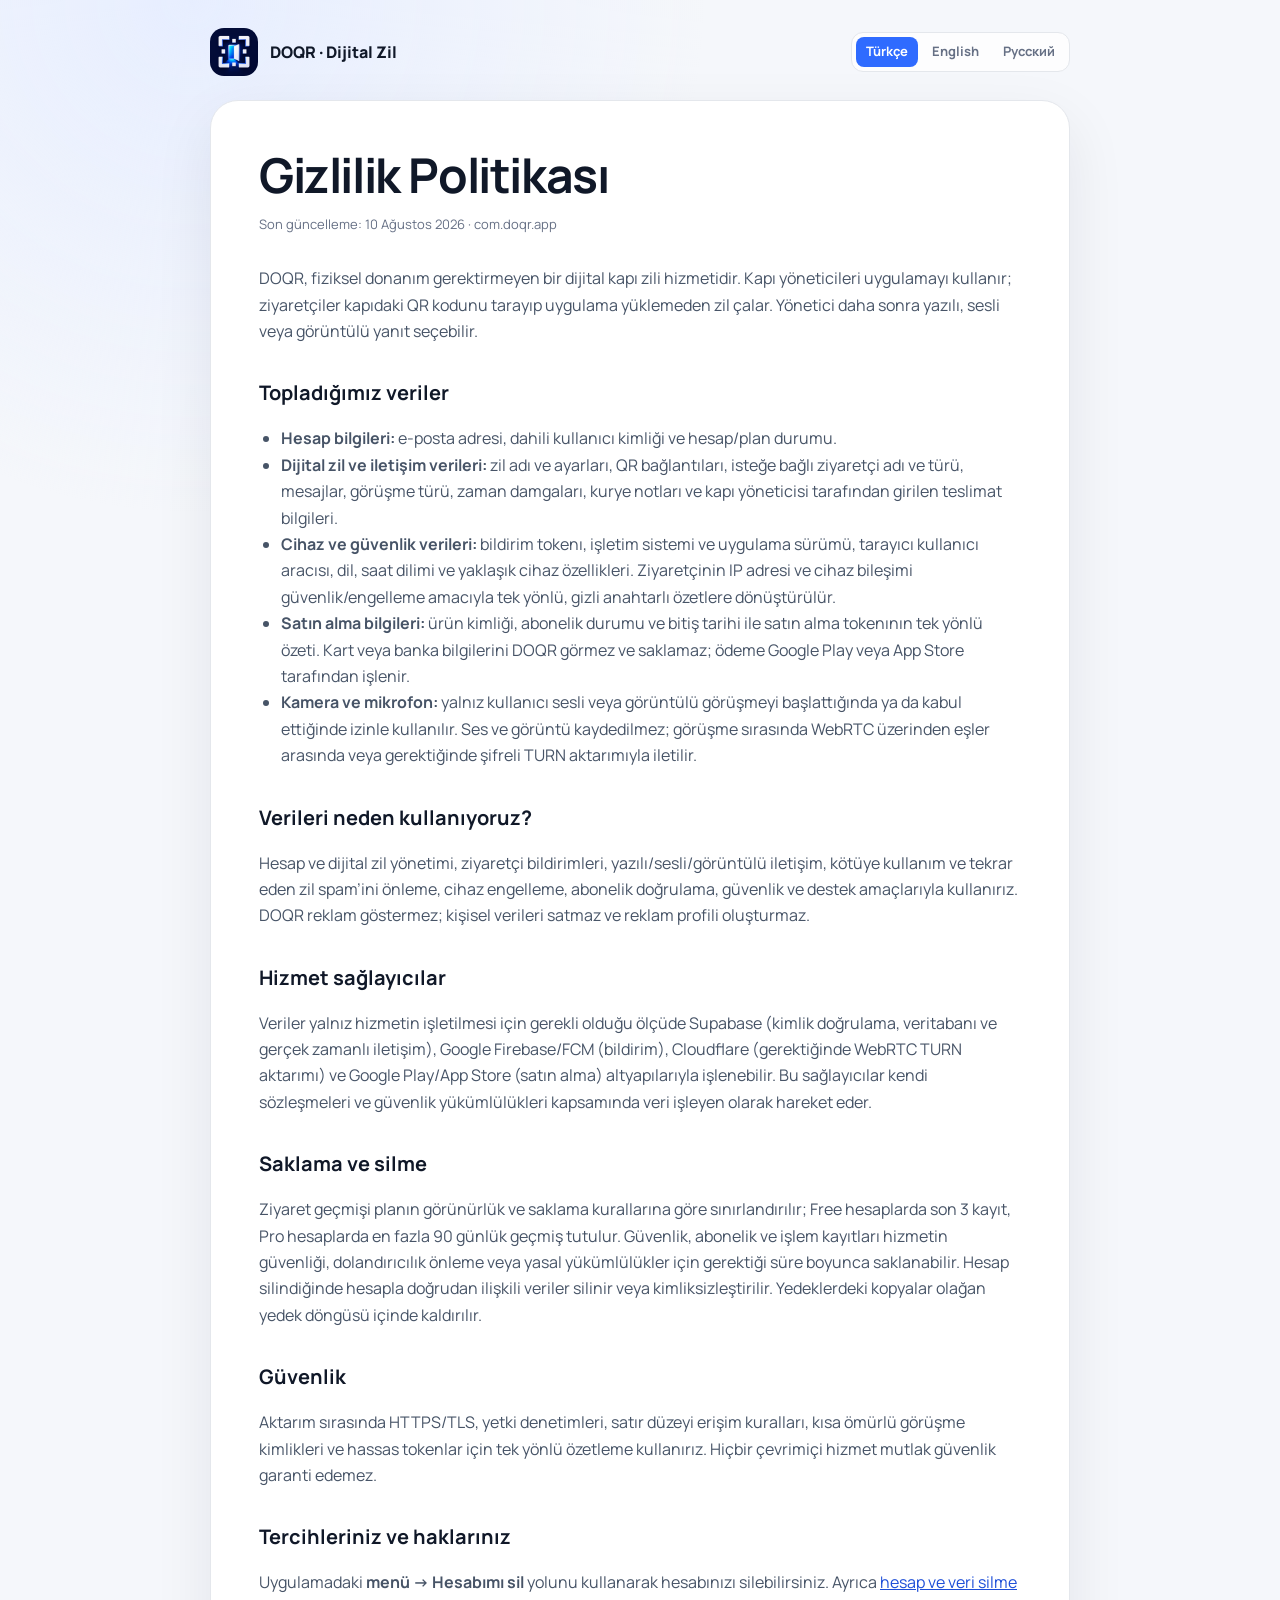
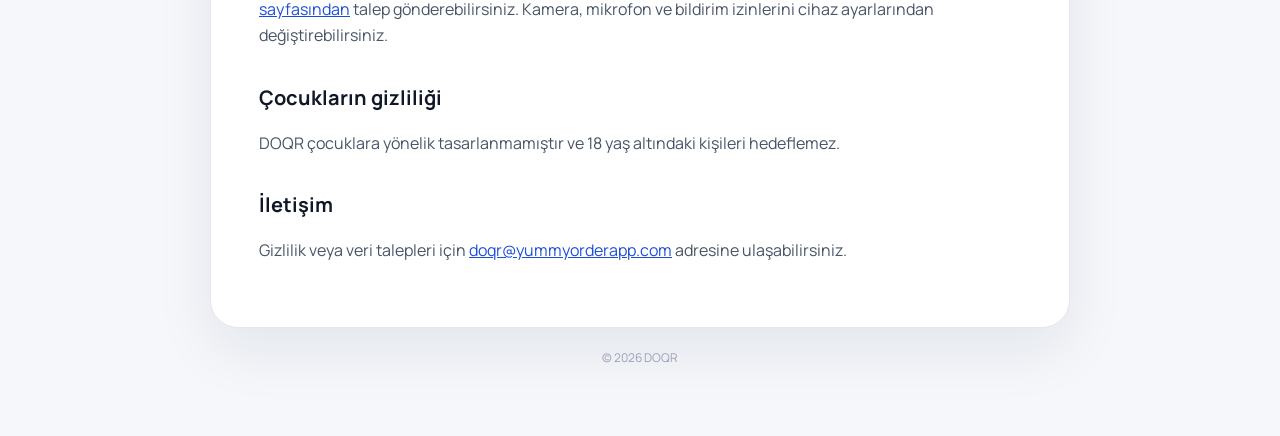
<file: DOQR/privacy.html>
<!doctype html>
<html lang="tr">
<head>
  <meta charset="utf-8">
  <meta name="viewport" content="width=device-width,initial-scale=1">
  <meta name="robots" content="index,follow">
  <title>DOQR Gizlilik Politikası</title>
  <link rel="alternate" hreflang="tr" href="privacy.html">
  <link rel="alternate" hreflang="en" href="privacy-en.html">
  <link rel="alternate" hreflang="ru" href="privacy-ru.html">
  <link rel="preconnect" href="https://fonts.googleapis.com">
  <link rel="preconnect" href="https://fonts.gstatic.com" crossorigin>
  <link href="https://fonts.googleapis.com/css2?family=Manrope:wght@400;600;700;800&display=swap" rel="stylesheet">
  <link rel="stylesheet" href="legal.css">
</head>
<body><main class="wrap">
  <header class="legal-header">
    <a class="brand" href="./"><img src="assets/doqr_icon.png" alt="DOQR"><span>DOQR · Dijital Zil</span></a>
    <nav class="language-switcher" aria-label="Dil seçimi">
      <a href="privacy.html" lang="tr" hreflang="tr" aria-current="page">Türkçe</a>
      <a href="privacy-en.html" lang="en" hreflang="en">English</a>
      <a href="privacy-ru.html" lang="ru" hreflang="ru">Русский</a>
    </nav>
  </header>
  <article class="card">
    <h1>Gizlilik Politikası</h1>
    <p class="meta">Son güncelleme: 10 Ağustos 2026 · com.doqr.app</p>
    <p>DOQR, fiziksel donanım gerektirmeyen bir dijital kapı zili hizmetidir. Kapı yöneticileri uygulamayı kullanır; ziyaretçiler kapıdaki QR kodunu tarayıp uygulama yüklemeden zil çalar. Yönetici daha sonra yazılı, sesli veya görüntülü yanıt seçebilir.</p>

    <h2>Topladığımız veriler</h2>
    <ul>
      <li><strong>Hesap bilgileri:</strong> e-posta adresi, dahili kullanıcı kimliği ve hesap/plan durumu.</li>
      <li><strong>Dijital zil ve iletişim verileri:</strong> zil adı ve ayarları, QR bağlantıları, isteğe bağlı ziyaretçi adı ve türü, mesajlar, görüşme türü, zaman damgaları, kurye notları ve kapı yöneticisi tarafından girilen teslimat bilgileri.</li>
      <li><strong>Cihaz ve güvenlik verileri:</strong> bildirim tokenı, işletim sistemi ve uygulama sürümü, tarayıcı kullanıcı aracısı, dil, saat dilimi ve yaklaşık cihaz özellikleri. Ziyaretçinin IP adresi ve cihaz bileşimi güvenlik/engelleme amacıyla tek yönlü, gizli anahtarlı özetlere dönüştürülür.</li>
      <li><strong>Satın alma bilgileri:</strong> ürün kimliği, abonelik durumu ve bitiş tarihi ile satın alma tokenının tek yönlü özeti. Kart veya banka bilgilerini DOQR görmez ve saklamaz; ödeme Google Play veya App Store tarafından işlenir.</li>
      <li><strong>Kamera ve mikrofon:</strong> yalnız kullanıcı sesli veya görüntülü görüşmeyi başlattığında ya da kabul ettiğinde izinle kullanılır. Ses ve görüntü kaydedilmez; görüşme sırasında WebRTC üzerinden eşler arasında veya gerektiğinde şifreli TURN aktarımıyla iletilir.</li>
    </ul>

    <h2>Verileri neden kullanıyoruz?</h2>
    <p>Hesap ve dijital zil yönetimi, ziyaretçi bildirimleri, yazılı/sesli/görüntülü iletişim, kötüye kullanım ve tekrar eden zil spam’ini önleme, cihaz engelleme, abonelik doğrulama, güvenlik ve destek amaçlarıyla kullanırız. DOQR reklam göstermez; kişisel verileri satmaz ve reklam profili oluşturmaz.</p>

    <h2>Hizmet sağlayıcılar</h2>
    <p>Veriler yalnız hizmetin işletilmesi için gerekli olduğu ölçüde Supabase (kimlik doğrulama, veritabanı ve gerçek zamanlı iletişim), Google Firebase/FCM (bildirim), Cloudflare (gerektiğinde WebRTC TURN aktarımı) ve Google Play/App Store (satın alma) altyapılarıyla işlenebilir. Bu sağlayıcılar kendi sözleşmeleri ve güvenlik yükümlülükleri kapsamında veri işleyen olarak hareket eder.</p>

    <h2>Saklama ve silme</h2>
    <p>Ziyaret geçmişi planın görünürlük ve saklama kurallarına göre sınırlandırılır; Free hesaplarda son 3 kayıt, Pro hesaplarda en fazla 90 günlük geçmiş tutulur. Güvenlik, abonelik ve işlem kayıtları hizmetin güvenliği, dolandırıcılık önleme veya yasal yükümlülükler için gerektiği süre boyunca saklanabilir. Hesap silindiğinde hesapla doğrudan ilişkili veriler silinir veya kimliksizleştirilir. Yedeklerdeki kopyalar olağan yedek döngüsü içinde kaldırılır.</p>

    <h2>Güvenlik</h2>
    <p>Aktarım sırasında HTTPS/TLS, yetki denetimleri, satır düzeyi erişim kuralları, kısa ömürlü görüşme kimlikleri ve hassas tokenlar için tek yönlü özetleme kullanırız. Hiçbir çevrimiçi hizmet mutlak güvenlik garanti edemez.</p>

    <h2>Tercihleriniz ve haklarınız</h2>
    <p>Uygulamadaki <strong>menü → Hesabımı sil</strong> yolunu kullanarak hesabınızı silebilirsiniz. Ayrıca <a href="account-deletion.html">hesap ve veri silme sayfasından</a> talep gönderebilirsiniz. Kamera, mikrofon ve bildirim izinlerini cihaz ayarlarından değiştirebilirsiniz.</p>

    <h2>Çocukların gizliliği</h2>
    <p>DOQR çocuklara yönelik tasarlanmamıştır ve 18 yaş altındaki kişileri hedeflemez.</p>

    <h2>İletişim</h2>
    <p>Gizlilik veya veri talepleri için <a href="mailto:doqr@yummyorderapp.com">doqr@yummyorderapp.com</a> adresine ulaşabilirsiniz.</p>
  </article>
  <p class="footer">© 2026 DOQR</p>
</main></body></html>
</file>
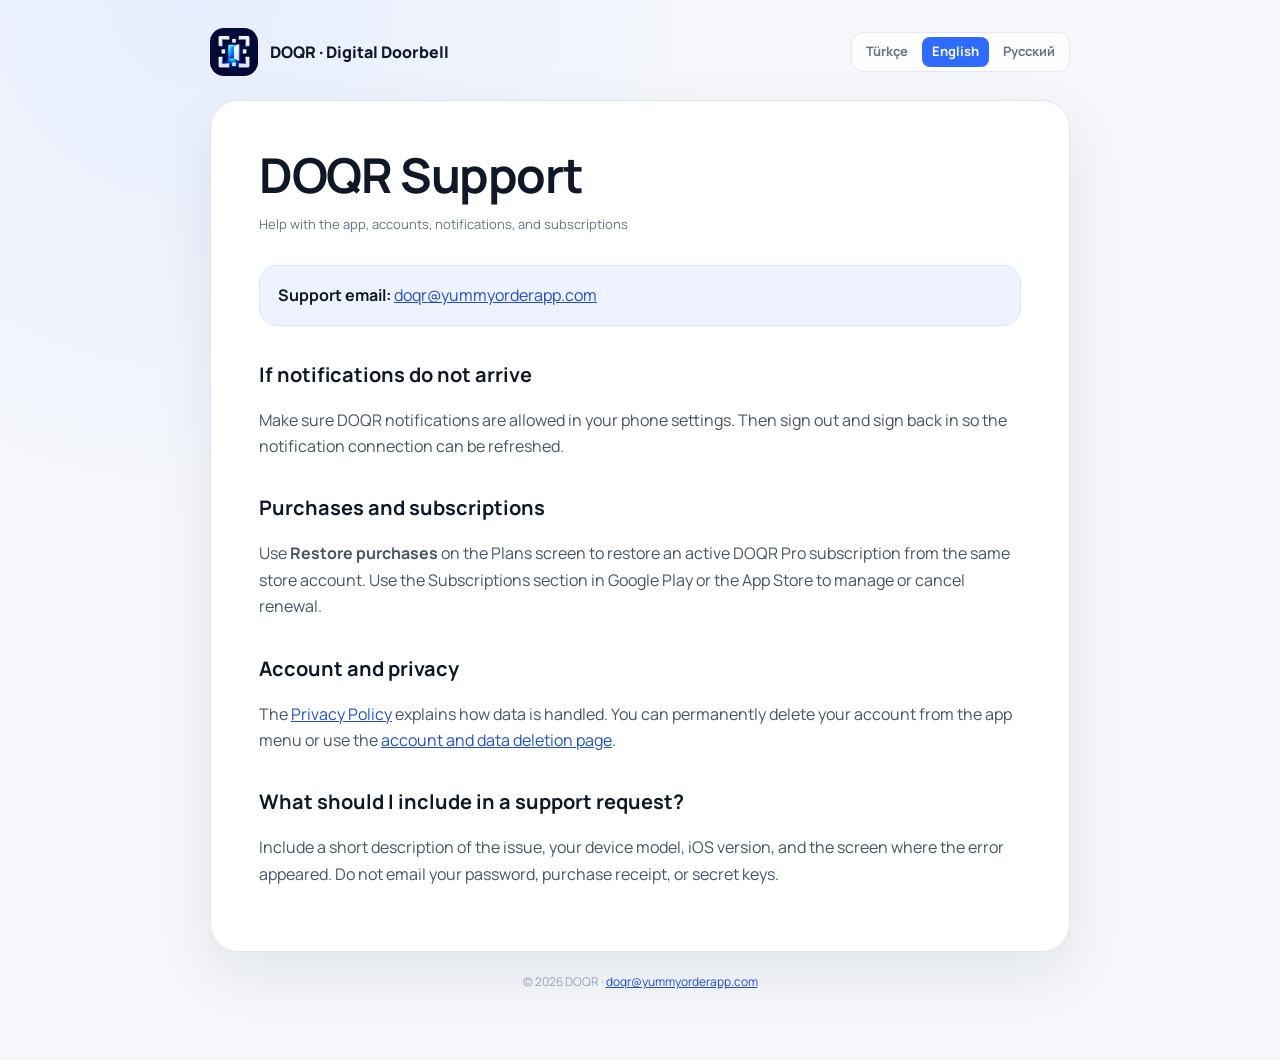
<file: DOQR/support-en.html>
<!doctype html>
<html lang="en">
<head>
  <meta charset="utf-8">
  <meta name="viewport" content="width=device-width,initial-scale=1">
  <meta name="robots" content="index,follow">
  <title>DOQR Support</title>
  <link rel="preconnect" href="https://fonts.googleapis.com">
  <link rel="preconnect" href="https://fonts.gstatic.com" crossorigin>
  <link href="https://fonts.googleapis.com/css2?family=Manrope:wght@400;600;700;800&display=swap" rel="stylesheet">
  <link rel="stylesheet" href="legal.css">
</head>
<body><main class="wrap">
  <header class="legal-header">
    <a class="brand" href="./"><img src="assets/doqr_icon.png" alt="DOQR"><span>DOQR · Digital Doorbell</span></a>
    <nav class="language-switcher" aria-label="Language selection"><a href="support.html" lang="tr">Türkçe</a><a href="support-en.html" lang="en" aria-current="page">English</a><a href="support-ru.html" lang="ru">Русский</a></nav>
  </header>
  <article class="card">
    <h1>DOQR Support</h1>
    <p class="meta">Help with the app, accounts, notifications, and subscriptions</p>
    <div class="notice"><strong>Support email:</strong> <a href="mailto:doqr@yummyorderapp.com?subject=DOQR%20support">doqr@yummyorderapp.com</a></div>

    <h2>If notifications do not arrive</h2>
    <p>Make sure DOQR notifications are allowed in your phone settings. Then sign out and sign back in so the notification connection can be refreshed.</p>

    <h2>Purchases and subscriptions</h2>
    <p>Use <strong>Restore purchases</strong> on the Plans screen to restore an active DOQR Pro subscription from the same store account. Use the Subscriptions section in Google Play or the App Store to manage or cancel renewal.</p>

    <h2>Account and privacy</h2>
    <p>The <a href="privacy-en.html">Privacy Policy</a> explains how data is handled. You can permanently delete your account from the app menu or use the <a href="account-deletion-en.html">account and data deletion page</a>.</p>

    <h2>What should I include in a support request?</h2>
    <p>Include a short description of the issue, your device model, iOS version, and the screen where the error appeared. Do not email your password, purchase receipt, or secret keys.</p>
  </article>
  <p class="footer">© 2026 DOQR · <a href="mailto:doqr@yummyorderapp.com">doqr@yummyorderapp.com</a></p>
</main></body>
</html>
</file>
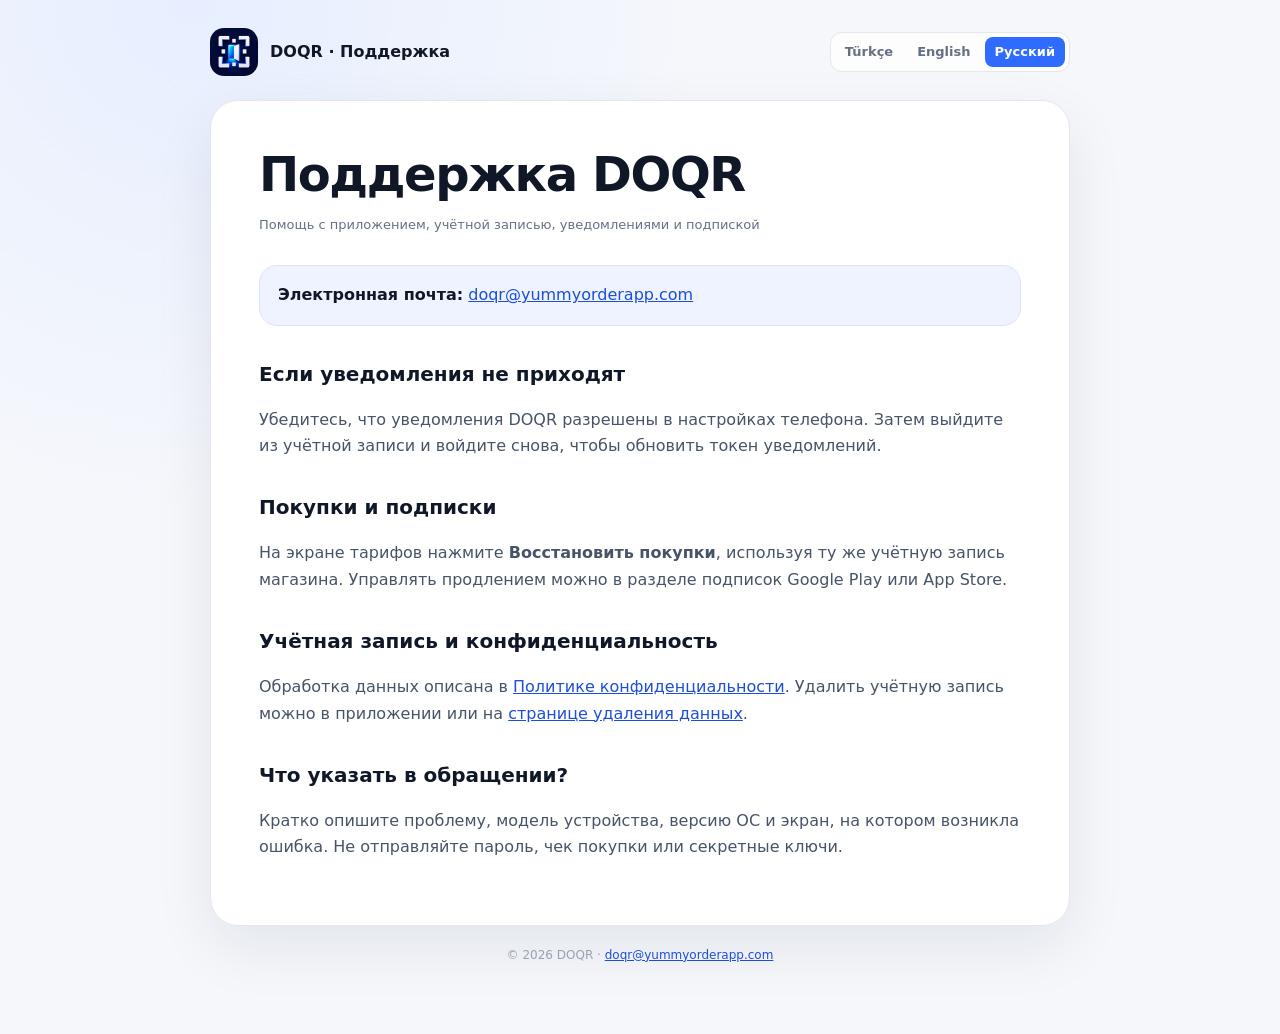
<file: DOQR/support-ru.html>
<!doctype html><html lang="ru"><head><meta charset="utf-8"><meta name="viewport" content="width=device-width,initial-scale=1"><meta name="robots" content="index,follow"><title>Поддержка DOQR</title><link rel="stylesheet" href="legal.css"></head>
<body><main class="wrap"><header class="legal-header"><a class="brand" href="./"><img src="assets/doqr_icon.png" alt="DOQR"><span>DOQR · Поддержка</span></a><nav class="language-switcher" aria-label="Выбор языка"><a href="support.html" lang="tr">Türkçe</a><a href="support-en.html" lang="en">English</a><a href="support-ru.html" lang="ru" aria-current="page">Русский</a></nav></header><article class="card">
<h1>Поддержка DOQR</h1><p class="meta">Помощь с приложением, учётной записью, уведомлениями и подпиской</p><div class="notice"><strong>Электронная почта:</strong> <a href="mailto:doqr@yummyorderapp.com?subject=DOQR%20support">doqr@yummyorderapp.com</a></div>
<h2>Если уведомления не приходят</h2><p>Убедитесь, что уведомления DOQR разрешены в настройках телефона. Затем выйдите из учётной записи и войдите снова, чтобы обновить токен уведомлений.</p>
<h2>Покупки и подписки</h2><p>На экране тарифов нажмите <strong>Восстановить покупки</strong>, используя ту же учётную запись магазина. Управлять продлением можно в разделе подписок Google Play или App Store.</p>
<h2>Учётная запись и конфиденциальность</h2><p>Обработка данных описана в <a href="privacy-ru.html">Политике конфиденциальности</a>. Удалить учётную запись можно в приложении или на <a href="account-deletion-ru.html">странице удаления данных</a>.</p>
<h2>Что указать в обращении?</h2><p>Кратко опишите проблему, модель устройства, версию ОС и экран, на котором возникла ошибка. Не отправляйте пароль, чек покупки или секретные ключи.</p>
</article><p class="footer">© 2026 DOQR · <a href="mailto:doqr@yummyorderapp.com">doqr@yummyorderapp.com</a></p></main></body></html>
</file>
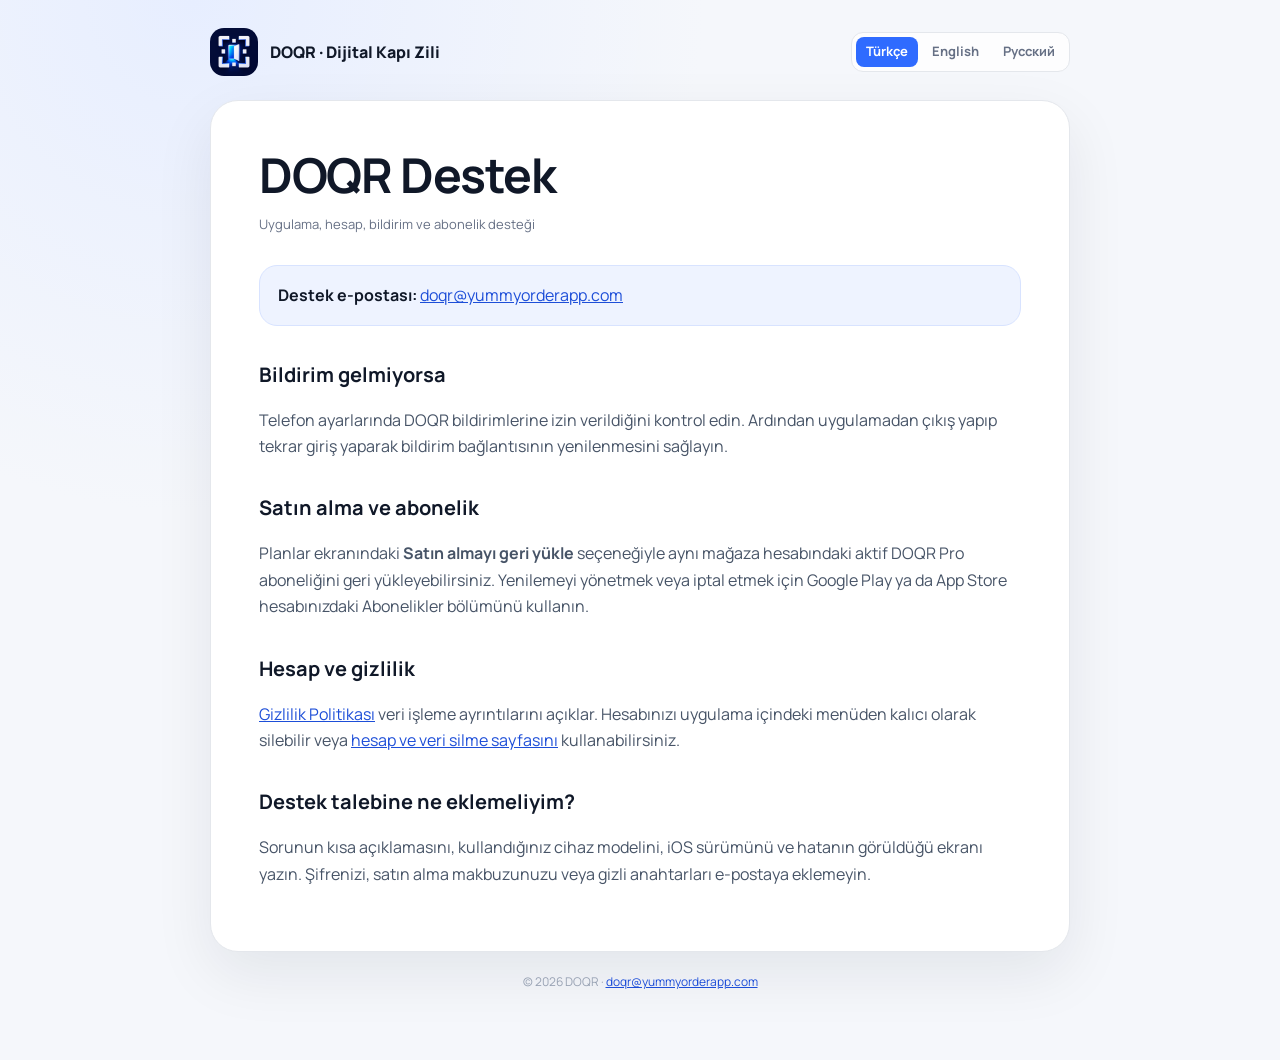
<file: DOQR/support.html>
<!doctype html>
<html lang="tr">
<head>
  <meta charset="utf-8">
  <meta name="viewport" content="width=device-width,initial-scale=1">
  <meta name="robots" content="index,follow">
  <title>DOQR Destek</title>
  <link rel="preconnect" href="https://fonts.googleapis.com">
  <link rel="preconnect" href="https://fonts.gstatic.com" crossorigin>
  <link href="https://fonts.googleapis.com/css2?family=Manrope:wght@400;600;700;800&display=swap" rel="stylesheet">
  <link rel="stylesheet" href="legal.css">
</head>
<body><main class="wrap">
  <header class="legal-header">
    <a class="brand" href="./"><img src="assets/doqr_icon.png" alt="DOQR"><span>DOQR · Dijital Kapı Zili</span></a>
    <nav class="language-switcher" aria-label="Dil seçimi"><a href="support.html" lang="tr" aria-current="page">Türkçe</a><a href="support-en.html" lang="en">English</a><a href="support-ru.html" lang="ru">Русский</a></nav>
  </header>
  <article class="card">
    <h1>DOQR Destek</h1>
    <p class="meta">Uygulama, hesap, bildirim ve abonelik desteği</p>
    <div class="notice"><strong>Destek e-postası:</strong> <a href="mailto:doqr@yummyorderapp.com?subject=DOQR%20destek">doqr@yummyorderapp.com</a></div>

    <h2>Bildirim gelmiyorsa</h2>
    <p>Telefon ayarlarında DOQR bildirimlerine izin verildiğini kontrol edin. Ardından uygulamadan çıkış yapıp tekrar giriş yaparak bildirim bağlantısının yenilenmesini sağlayın.</p>

    <h2>Satın alma ve abonelik</h2>
    <p>Planlar ekranındaki <strong>Satın almayı geri yükle</strong> seçeneğiyle aynı mağaza hesabındaki aktif DOQR Pro aboneliğini geri yükleyebilirsiniz. Yenilemeyi yönetmek veya iptal etmek için Google Play ya da App Store hesabınızdaki Abonelikler bölümünü kullanın.</p>

    <h2>Hesap ve gizlilik</h2>
    <p><a href="privacy.html">Gizlilik Politikası</a> veri işleme ayrıntılarını açıklar. Hesabınızı uygulama içindeki menüden kalıcı olarak silebilir veya <a href="account-deletion.html">hesap ve veri silme sayfasını</a> kullanabilirsiniz.</p>

    <h2>Destek talebine ne eklemeliyim?</h2>
    <p>Sorunun kısa açıklamasını, kullandığınız cihaz modelini, iOS sürümünü ve hatanın görüldüğü ekranı yazın. Şifrenizi, satın alma makbuzunuzu veya gizli anahtarları e-postaya eklemeyin.</p>
  </article>
  <p class="footer">© 2026 DOQR · <a href="mailto:doqr@yummyorderapp.com">doqr@yummyorderapp.com</a></p>
</main></body>
</html>
</file>
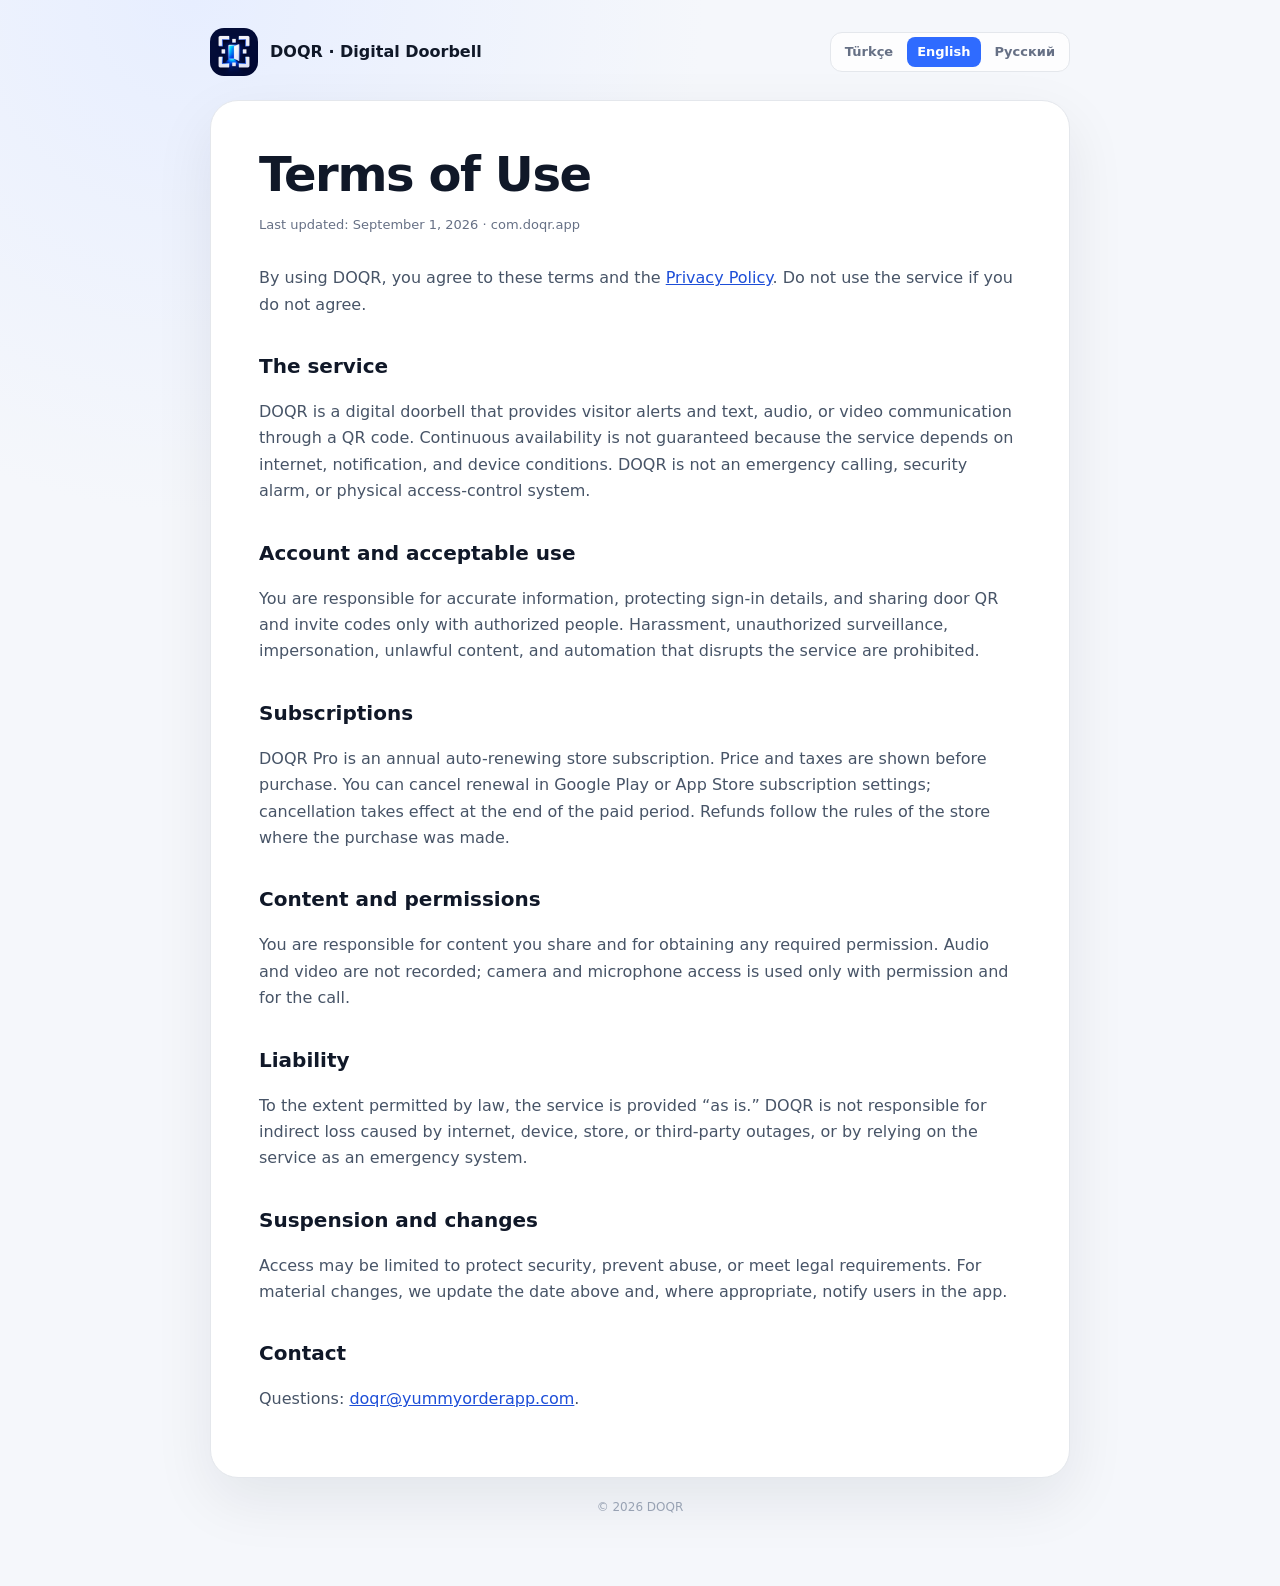
<file: DOQR/terms-en.html>
<!doctype html><html lang="en"><head><meta charset="utf-8"><meta name="viewport" content="width=device-width,initial-scale=1"><meta name="robots" content="index,follow"><title>DOQR Terms of Use</title><link rel="alternate" hreflang="tr" href="terms.html"><link rel="alternate" hreflang="en" href="terms-en.html"><link rel="alternate" hreflang="ru" href="terms-ru.html"><link rel="stylesheet" href="legal.css"></head><body><main class="wrap">
<header class="legal-header"><a class="brand" href="./"><img src="assets/doqr_icon.png" alt="DOQR"><span>DOQR · Digital Doorbell</span></a><nav class="language-switcher" aria-label="Language selection"><a href="terms.html" lang="tr">Türkçe</a><a href="terms-en.html" lang="en" aria-current="page">English</a><a href="terms-ru.html" lang="ru">Русский</a></nav></header><article class="card">
<h1>Terms of Use</h1><p class="meta">Last updated: September 1, 2026 · com.doqr.app</p><p>By using DOQR, you agree to these terms and the <a href="privacy-en.html">Privacy Policy</a>. Do not use the service if you do not agree.</p>
<h2>The service</h2><p>DOQR is a digital doorbell that provides visitor alerts and text, audio, or video communication through a QR code. Continuous availability is not guaranteed because the service depends on internet, notification, and device conditions. DOQR is not an emergency calling, security alarm, or physical access-control system.</p>
<h2>Account and acceptable use</h2><p>You are responsible for accurate information, protecting sign-in details, and sharing door QR and invite codes only with authorized people. Harassment, unauthorized surveillance, impersonation, unlawful content, and automation that disrupts the service are prohibited.</p>
<h2>Subscriptions</h2><p>DOQR Pro is an annual auto-renewing store subscription. Price and taxes are shown before purchase. You can cancel renewal in Google Play or App Store subscription settings; cancellation takes effect at the end of the paid period. Refunds follow the rules of the store where the purchase was made.</p>
<h2>Content and permissions</h2><p>You are responsible for content you share and for obtaining any required permission. Audio and video are not recorded; camera and microphone access is used only with permission and for the call.</p>
<h2>Liability</h2><p>To the extent permitted by law, the service is provided “as is.” DOQR is not responsible for indirect loss caused by internet, device, store, or third-party outages, or by relying on the service as an emergency system.</p>
<h2>Suspension and changes</h2><p>Access may be limited to protect security, prevent abuse, or meet legal requirements. For material changes, we update the date above and, where appropriate, notify users in the app.</p>
<h2>Contact</h2><p>Questions: <a href="mailto:doqr@yummyorderapp.com">doqr@yummyorderapp.com</a>.</p>
</article><p class="footer">© 2026 DOQR</p></main></body></html>
</file>
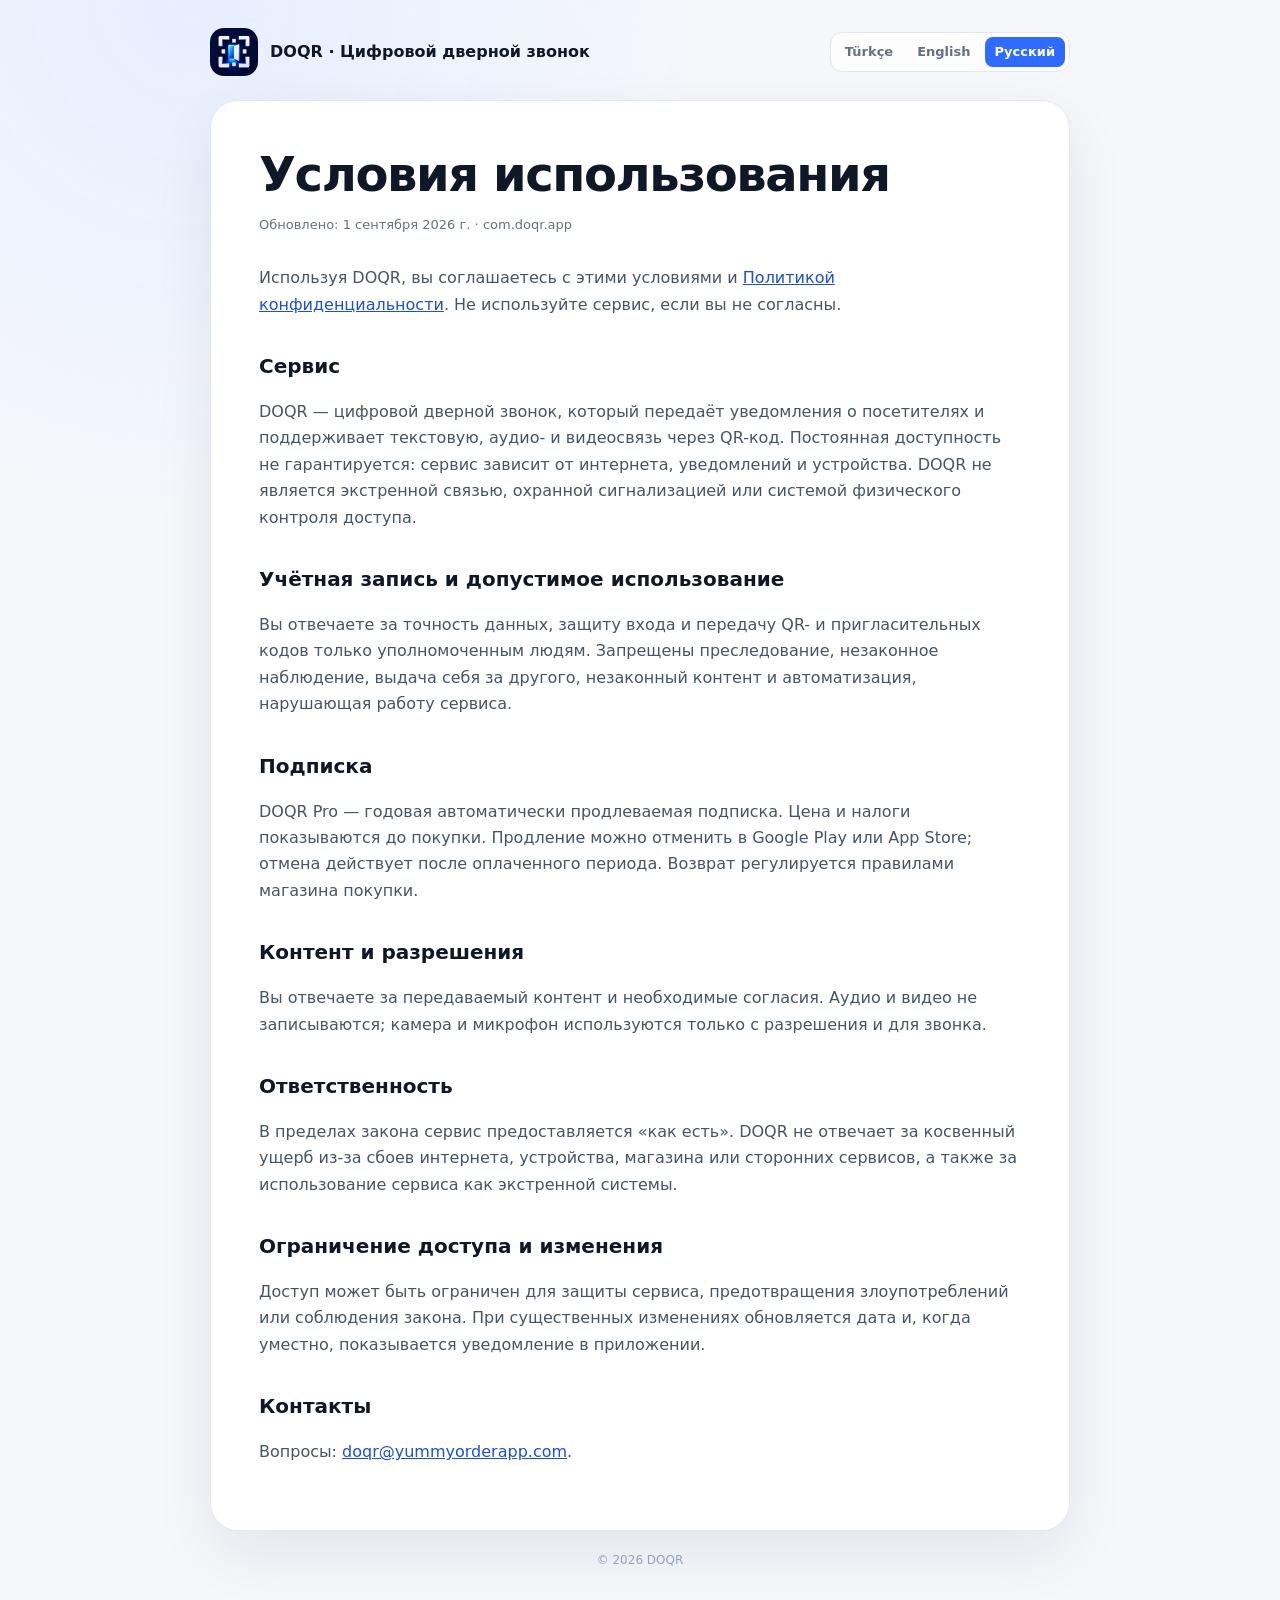
<file: DOQR/terms-ru.html>
<!doctype html><html lang="ru"><head><meta charset="utf-8"><meta name="viewport" content="width=device-width,initial-scale=1"><meta name="robots" content="index,follow"><title>Условия использования DOQR</title><link rel="alternate" hreflang="tr" href="terms.html"><link rel="alternate" hreflang="en" href="terms-en.html"><link rel="alternate" hreflang="ru" href="terms-ru.html"><link rel="stylesheet" href="legal.css"></head><body><main class="wrap">
<header class="legal-header"><a class="brand" href="./"><img src="assets/doqr_icon.png" alt="DOQR"><span>DOQR · Цифровой дверной звонок</span></a><nav class="language-switcher" aria-label="Выбор языка"><a href="terms.html" lang="tr">Türkçe</a><a href="terms-en.html" lang="en">English</a><a href="terms-ru.html" lang="ru" aria-current="page">Русский</a></nav></header><article class="card">
<h1>Условия использования</h1><p class="meta">Обновлено: 1 сентября 2026 г. · com.doqr.app</p><p>Используя DOQR, вы соглашаетесь с этими условиями и <a href="privacy-ru.html">Политикой конфиденциальности</a>. Не используйте сервис, если вы не согласны.</p>
<h2>Сервис</h2><p>DOQR — цифровой дверной звонок, который передаёт уведомления о посетителях и поддерживает текстовую, аудио- и видеосвязь через QR-код. Постоянная доступность не гарантируется: сервис зависит от интернета, уведомлений и устройства. DOQR не является экстренной связью, охранной сигнализацией или системой физического контроля доступа.</p>
<h2>Учётная запись и допустимое использование</h2><p>Вы отвечаете за точность данных, защиту входа и передачу QR- и пригласительных кодов только уполномоченным людям. Запрещены преследование, незаконное наблюдение, выдача себя за другого, незаконный контент и автоматизация, нарушающая работу сервиса.</p>
<h2>Подписка</h2><p>DOQR Pro — годовая автоматически продлеваемая подписка. Цена и налоги показываются до покупки. Продление можно отменить в Google Play или App Store; отмена действует после оплаченного периода. Возврат регулируется правилами магазина покупки.</p>
<h2>Контент и разрешения</h2><p>Вы отвечаете за передаваемый контент и необходимые согласия. Аудио и видео не записываются; камера и микрофон используются только с разрешения и для звонка.</p>
<h2>Ответственность</h2><p>В пределах закона сервис предоставляется «как есть». DOQR не отвечает за косвенный ущерб из-за сбоев интернета, устройства, магазина или сторонних сервисов, а также за использование сервиса как экстренной системы.</p>
<h2>Ограничение доступа и изменения</h2><p>Доступ может быть ограничен для защиты сервиса, предотвращения злоупотреблений или соблюдения закона. При существенных изменениях обновляется дата и, когда уместно, показывается уведомление в приложении.</p>
<h2>Контакты</h2><p>Вопросы: <a href="mailto:doqr@yummyorderapp.com">doqr@yummyorderapp.com</a>.</p>
</article><p class="footer">© 2026 DOQR</p></main></body></html>
</file>
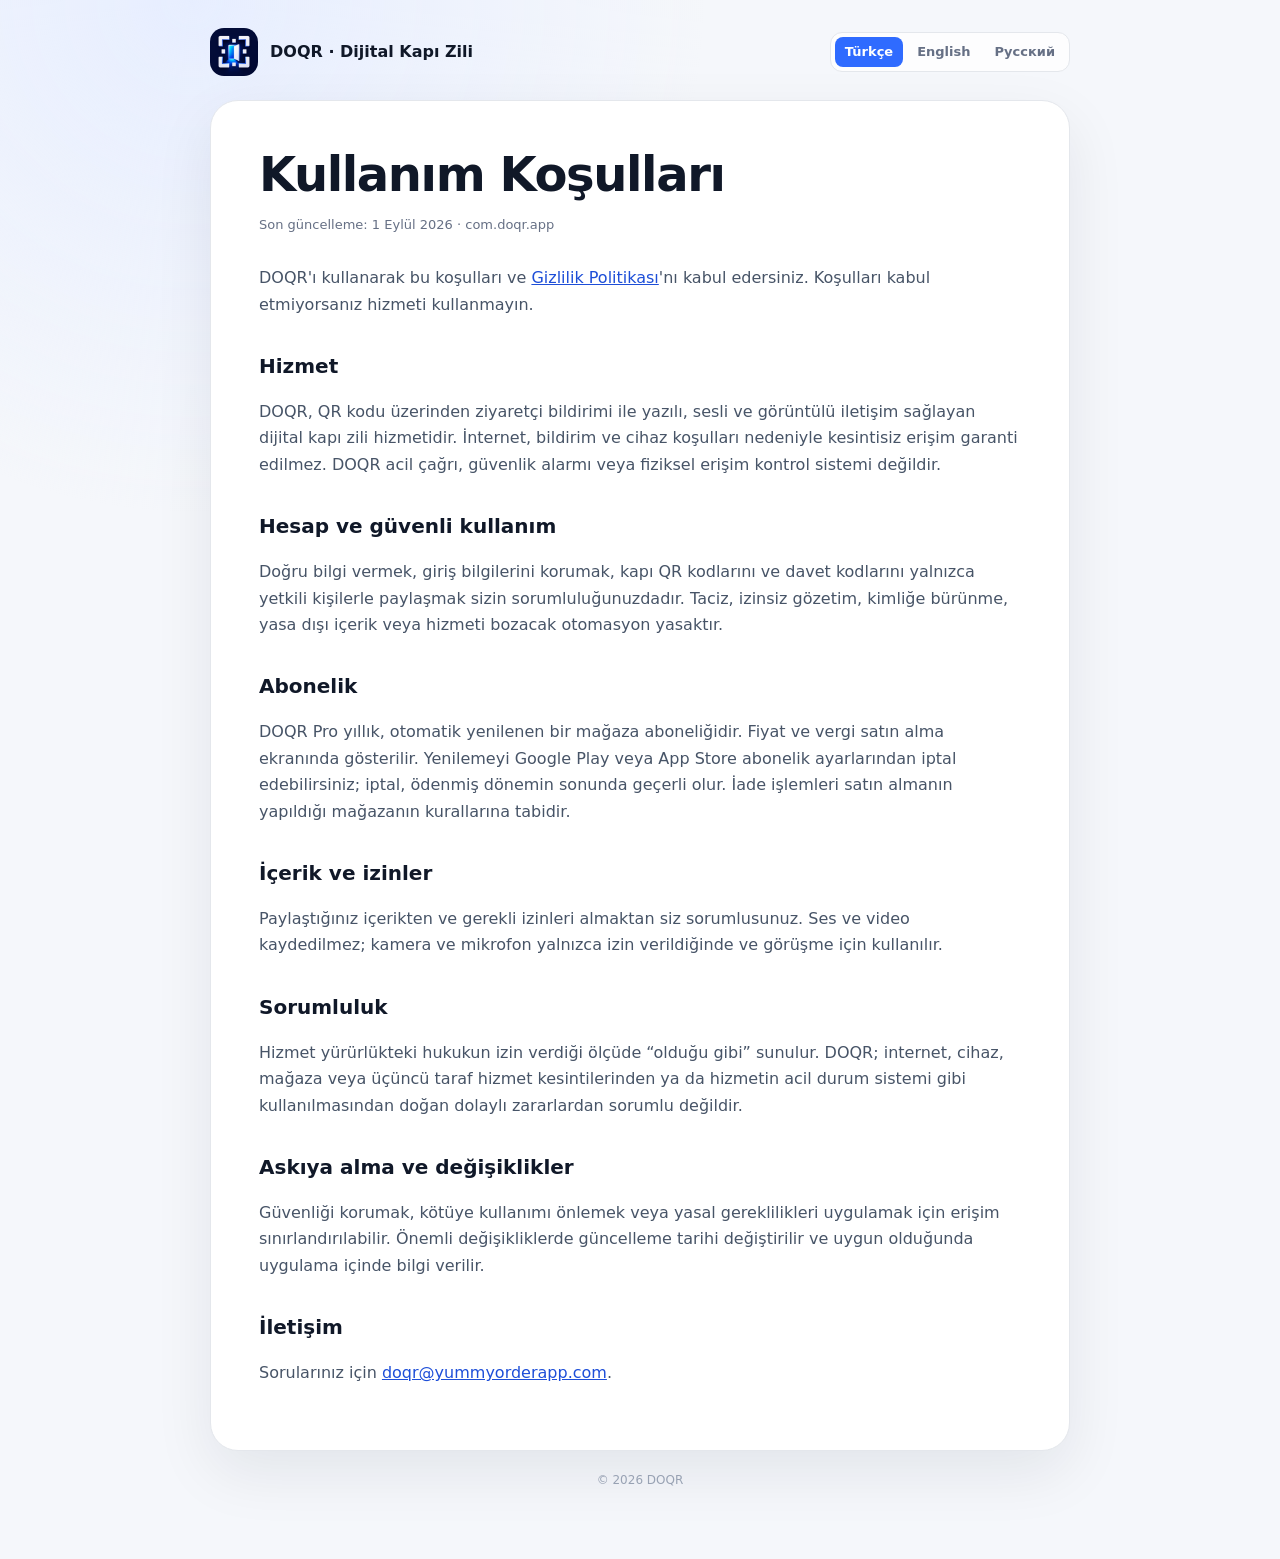
<file: DOQR/terms.html>
<!doctype html><html lang="tr"><head><meta charset="utf-8"><meta name="viewport" content="width=device-width,initial-scale=1"><meta name="robots" content="index,follow"><title>DOQR Kullanım Koşulları</title><link rel="alternate" hreflang="tr" href="terms.html"><link rel="alternate" hreflang="en" href="terms-en.html"><link rel="alternate" hreflang="ru" href="terms-ru.html"><link rel="stylesheet" href="legal.css"></head><body><main class="wrap">
<header class="legal-header"><a class="brand" href="./"><img src="assets/doqr_icon.png" alt="DOQR"><span>DOQR · Dijital Kapı Zili</span></a><nav class="language-switcher" aria-label="Dil seçimi"><a href="terms.html" lang="tr" aria-current="page">Türkçe</a><a href="terms-en.html" lang="en">English</a><a href="terms-ru.html" lang="ru">Русский</a></nav></header><article class="card">
<h1>Kullanım Koşulları</h1><p class="meta">Son güncelleme: 1 Eylül 2026 · com.doqr.app</p><p>DOQR'ı kullanarak bu koşulları ve <a href="privacy.html">Gizlilik Politikası</a>'nı kabul edersiniz. Koşulları kabul etmiyorsanız hizmeti kullanmayın.</p>
<h2>Hizmet</h2><p>DOQR, QR kodu üzerinden ziyaretçi bildirimi ile yazılı, sesli ve görüntülü iletişim sağlayan dijital kapı zili hizmetidir. İnternet, bildirim ve cihaz koşulları nedeniyle kesintisiz erişim garanti edilmez. DOQR acil çağrı, güvenlik alarmı veya fiziksel erişim kontrol sistemi değildir.</p>
<h2>Hesap ve güvenli kullanım</h2><p>Doğru bilgi vermek, giriş bilgilerini korumak, kapı QR kodlarını ve davet kodlarını yalnızca yetkili kişilerle paylaşmak sizin sorumluluğunuzdadır. Taciz, izinsiz gözetim, kimliğe bürünme, yasa dışı içerik veya hizmeti bozacak otomasyon yasaktır.</p>
<h2>Abonelik</h2><p>DOQR Pro yıllık, otomatik yenilenen bir mağaza aboneliğidir. Fiyat ve vergi satın alma ekranında gösterilir. Yenilemeyi Google Play veya App Store abonelik ayarlarından iptal edebilirsiniz; iptal, ödenmiş dönemin sonunda geçerli olur. İade işlemleri satın almanın yapıldığı mağazanın kurallarına tabidir.</p>
<h2>İçerik ve izinler</h2><p>Paylaştığınız içerikten ve gerekli izinleri almaktan siz sorumlusunuz. Ses ve video kaydedilmez; kamera ve mikrofon yalnızca izin verildiğinde ve görüşme için kullanılır.</p>
<h2>Sorumluluk</h2><p>Hizmet yürürlükteki hukukun izin verdiği ölçüde “olduğu gibi” sunulur. DOQR; internet, cihaz, mağaza veya üçüncü taraf hizmet kesintilerinden ya da hizmetin acil durum sistemi gibi kullanılmasından doğan dolaylı zararlardan sorumlu değildir.</p>
<h2>Askıya alma ve değişiklikler</h2><p>Güvenliği korumak, kötüye kullanımı önlemek veya yasal gereklilikleri uygulamak için erişim sınırlandırılabilir. Önemli değişikliklerde güncelleme tarihi değiştirilir ve uygun olduğunda uygulama içinde bilgi verilir.</p>
<h2>İletişim</h2><p>Sorularınız için <a href="mailto:doqr@yummyorderapp.com">doqr@yummyorderapp.com</a>.</p>
</article><p class="footer">© 2026 DOQR</p></main></body></html>
</file>
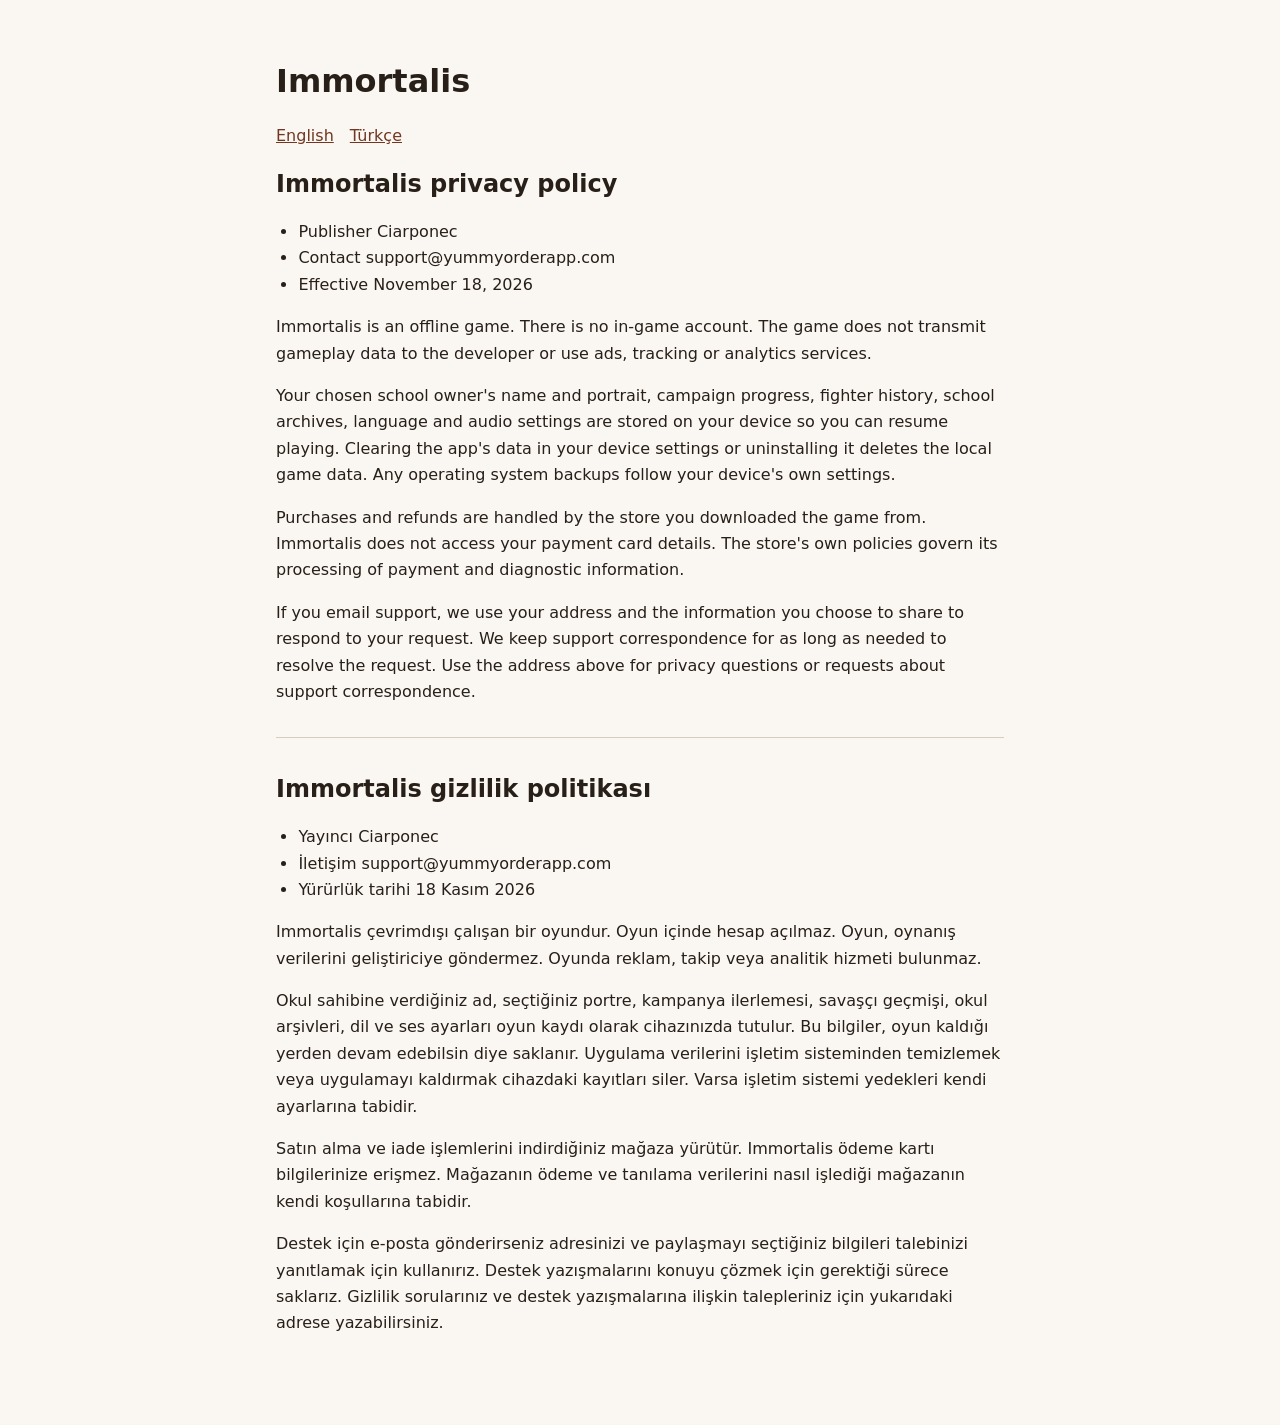
<file: immortalis/privacy.html>
<!doctype html>
<html lang="en">
<head>
<meta charset="utf-8">
<meta name="viewport" content="width=device-width, initial-scale=1">
<title>Immortalis Privacy Policy</title>
<style>
:root {color-scheme: light; background: #faf7f2; color: #271f18; font: 100%/1.65 system-ui, sans-serif;}
main {box-sizing: border-box; max-width: 48rem; margin: 0 auto; padding: 2rem 1.25rem 4rem;}
a {color: #713722;} nav {display: flex; gap: 1rem;}
section + section {border-top: 1px solid #d8cbc2; margin-top: 2rem; padding-top: 1rem;}
h1, h2 {line-height: 1.25;} ul {padding-left: 1.4rem;}
</style>
</head>
<body><main>
<h1>Immortalis</h1>
<nav aria-label="Language"><a href="#en" lang="en">English</a><a href="#tr" lang="tr">Türkçe</a></nav>
<section lang="en" id="en"><h2>Immortalis privacy policy</h2><ul><li>Publisher Ciarponec</li><li>Contact support@yummyorderapp.com</li><li>Effective November 18, 2026</li></ul>
<p>Immortalis is an offline game. There is no in-game account. The game does not transmit gameplay data to the developer or use ads, tracking or analytics services.</p>
<p>Your chosen school owner&#x27;s name and portrait, campaign progress, fighter history, school archives, language and audio settings are stored on your device so you can resume playing. Clearing the app&#x27;s data in your device settings or uninstalling it deletes the local game data. Any operating system backups follow your device&#x27;s own settings.</p>
<p>Purchases and refunds are handled by the store you downloaded the game from. Immortalis does not access your payment card details. The store&#x27;s own policies govern its processing of payment and diagnostic information.</p>
<p>If you email support, we use your address and the information you choose to share to respond to your request. We keep support correspondence for as long as needed to resolve the request. Use the address above for privacy questions or requests about support correspondence.</p></section>
<section lang="tr" id="tr"><h2>Immortalis gizlilik politikası</h2><ul><li>Yayıncı Ciarponec</li><li>İletişim support@yummyorderapp.com</li><li>Yürürlük tarihi 18 Kasım 2026</li></ul>
<p>Immortalis çevrimdışı çalışan bir oyundur. Oyun içinde hesap açılmaz. Oyun, oynanış verilerini geliştiriciye göndermez. Oyunda reklam, takip veya analitik hizmeti bulunmaz.</p>
<p>Okul sahibine verdiğiniz ad, seçtiğiniz portre, kampanya ilerlemesi, savaşçı geçmişi, okul arşivleri, dil ve ses ayarları oyun kaydı olarak cihazınızda tutulur. Bu bilgiler, oyun kaldığı yerden devam edebilsin diye saklanır. Uygulama verilerini işletim sisteminden temizlemek veya uygulamayı kaldırmak cihazdaki kayıtları siler. Varsa işletim sistemi yedekleri kendi ayarlarına tabidir.</p>
<p>Satın alma ve iade işlemlerini indirdiğiniz mağaza yürütür. Immortalis ödeme kartı bilgilerinize erişmez. Mağazanın ödeme ve tanılama verilerini nasıl işlediği mağazanın kendi koşullarına tabidir.</p>
<p>Destek için e-posta gönderirseniz adresinizi ve paylaşmayı seçtiğiniz bilgileri talebinizi yanıtlamak için kullanırız. Destek yazışmalarını konuyu çözmek için gerektiği sürece saklarız. Gizlilik sorularınız ve destek yazışmalarına ilişkin talepleriniz için yukarıdaki adrese yazabilirsiniz.</p></section>
</main></body>
</html>
</file>
<file: DOQR/styles.css>
:root {
  --ink:#0b1020; --navy:#111936; --navy2:#1c3473; --blue:#2257df; --cyan:#16a9c9;
  --mist:#f4f7fc; --line:#d9e0ec; --muted:#56647c; --danger:#bd2342; --success:#087a55;
  --shadow:0 26px 70px rgba(17,25,54,.12),0 4px 14px rgba(17,25,54,.06);
}
* { box-sizing:border-box; }
html { min-height:100%; background:var(--mist); }
body { margin:0; min-height:100%; font-family:Manrope,system-ui,sans-serif; color:var(--ink); background:radial-gradient(circle at 15% 0%,#e4edff 0,transparent 34rem),radial-gradient(circle at 90% 8%,#dffafd 0,transparent 26rem),linear-gradient(#fbfcff,var(--mist)); -webkit-font-smoothing:antialiased; }
button,input,select,summary,a { -webkit-tap-highlight-color:transparent; }
button:focus-visible,input:focus-visible,select:focus-visible,summary:focus-visible,a:focus-visible { outline:3px solid rgba(34,87,223,.35); outline-offset:3px; }
.sr-only { position:absolute!important; width:1px!important; height:1px!important; padding:0!important; margin:-1px!important; overflow:hidden!important; clip:rect(0,0,0,0)!important; white-space:nowrap!important; border:0!important; }
.skip-link { position:fixed; top:8px; left:8px; z-index:20; transform:translateY(-150%); padding:10px 14px; border-radius:10px; background:#fff; color:var(--ink); font-weight:800; }
.skip-link:focus { transform:none; }
.shell { width:min(100% - 28px,680px); margin:0 auto; padding:20px 0 28px; }
.brand { display:flex; align-items:center; gap:11px; padding:6px 2px 22px; }
.brand img { border-radius:15px; box-shadow:0 9px 25px rgba(17,25,54,.18); }
.brand-copy { display:grid; line-height:1.08; }
.brand-copy strong { font-size:18px; font-weight:800; letter-spacing:-.5px; }
.brand-copy span { font-size:12px; color:var(--muted); font-weight:700; }
.header-tools { margin-left:auto; display:flex; align-items:center; gap:8px; }
.language-control select { min-height:38px; width:auto; padding:7px 28px 7px 10px; border-radius:999px; border:1px solid var(--line); background:#fff; font:800 12px Manrope; color:#344054; }
.secure-badge { display:flex; align-items:center; gap:6px; padding:8px 11px; border-radius:999px; background:rgba(255,255,255,.8); border:1px solid var(--line); backdrop-filter:blur(12px); font-size:12px; font-weight:750; color:#344054; }
.secure-badge>span:first-child { color:var(--success); font-size:17px; }
.card { background:rgba(255,255,255,.96); border:1px solid rgba(217,224,236,.95); border-radius:28px; box-shadow:var(--shadow); padding:24px; backdrop-filter:blur(18px); }
.view { display:none; }
.view.active { display:block; }
.hero-card,.state-card { text-align:center; padding:58px 25px; }
.hero-card h1,.state-card h1 { margin:22px 0 8px; }
.hero-card p,.state-card p { color:var(--muted); line-height:1.6; }
.loader { width:48px; height:48px; margin:auto; border:4px solid #dfe7f8; border-top-color:var(--blue); border-radius:50%; animation:spin .9s linear infinite; }
@keyframes spin { to { transform:rotate(360deg); } }
h1 { font-size:clamp(26px,8vw,38px); line-height:1.1; letter-spacing:-1.25px; margin:8px 0 12px; font-weight:800; }
.lead { color:var(--muted); font-size:15px; line-height:1.6; margin:0 0 22px; }
.eyebrow { text-transform:uppercase; letter-spacing:1.35px; color:var(--blue); font-weight:800; font-size:12px; }
.notice { display:flex; gap:11px; text-align:left; border-radius:18px; padding:15px; background:#eaf1ff; color:#263650; font-size:13px; line-height:1.58; }
.notice svg { flex:0 0 21px; width:21px; height:21px; fill:var(--blue); }
.concise-notice { margin-bottom:16px; }
.privacy-details { margin:12px 0 4px; }
.privacy-details summary { cursor:pointer; padding:10px 2px; color:var(--blue); font-size:13px; font-weight:800; }
.privacy-list { list-style:none; padding:0; margin:10px 0 18px; display:grid; gap:10px; }
.privacy-list li { display:flex; gap:13px; text-align:left; padding:15px; border-radius:19px; background:#f7f9fd; border:1px solid #e8edf5; }
.privacy-list>li>span { width:32px; height:32px; flex:0 0 32px; display:grid; place-items:center; border-radius:10px; background:#e2ebff; color:var(--blue); font-size:12px; font-weight:800; }
.privacy-list div { display:grid; gap:3px; flex:1; }
.privacy-list strong { font-size:14px; }
.privacy-list small { font-size:13px; line-height:1.55; color:var(--muted); }
.check-row { display:flex; align-items:flex-start; gap:11px; text-align:left; margin:19px 2px; color:#344054; font-size:13px; line-height:1.55; cursor:pointer; }
.check-row input { width:20px; height:20px; accent-color:var(--blue); margin:0; flex:0 0 auto; }
.button { width:100%; border:0; border-radius:18px; min-height:55px; padding:15px 19px; font:750 14px Manrope; cursor:pointer; transition:.18s transform,.18s box-shadow,.18s opacity; display:flex; align-items:center; justify-content:center; gap:9px; }
.button:hover:not(:disabled) { transform:translateY(-1px); }
.button:active:not(:disabled) { transform:translateY(1px); }
.button.primary { color:white; background:linear-gradient(135deg,var(--blue),#1747bd); box-shadow:0 13px 28px rgba(34,87,223,.25); }
.button.secondary { background:#e8efff; color:#1747bd; margin-top:20px; }
.button:disabled { opacity:.45; cursor:not-allowed; box-shadow:none; }
.micro { text-align:center; font-size:12px; color:var(--muted); line-height:1.55; margin:13px 0 0; }
.micro a,.download-cta { color:var(--blue); font-weight:800; }
.state-icon { width:52px; height:52px; margin:auto; display:grid; place-items:center; border-radius:18px; background:#eef3ff; color:var(--blue); font-weight:800; font-size:25px; }
.state-icon.danger { color:var(--danger); background:#fff0f3; }
.door-heading { display:flex; align-items:center; gap:14px; }
.door-heading h1 { font-size:29px; margin:3px 0 0; }
.door-symbol { width:58px; height:58px; border-radius:19px; background:linear-gradient(145deg,var(--navy),var(--navy2)); display:grid; place-items:center; box-shadow:0 12px 28px rgba(17,25,54,.2); }
.door-symbol:before { content:""; width:21px; height:31px; border:3px solid white; border-bottom-color:var(--cyan); border-radius:4px 4px 1px 1px; }
.field-group { display:grid; gap:9px; margin-top:20px; }
.field-group label,.field-label { font-size:13px; font-weight:800; color:#344054; }
.field-group label em { font-style:normal; color:var(--muted); font-weight:600; }
input,select { width:100%; border:1px solid var(--line); border-radius:17px; background:#fff; padding:15px 16px; min-height:52px; font:600 14px Manrope; color:var(--ink); outline:none; transition:.18s border,.18s box-shadow; }
input:focus,select:focus { border-color:var(--blue); box-shadow:0 0 0 4px rgba(34,87,223,.10); }
.segmented { display:grid; grid-template-columns:repeat(3,1fr); padding:4px; background:#edf1f7; border-radius:17px; gap:3px; }
.segmented button { border:0; background:transparent; border-radius:13px; min-height:43px; padding:10px 5px; font:700 12px Manrope; color:var(--muted); cursor:pointer; }
.segmented button.selected { background:#fff; color:var(--ink); box-shadow:0 4px 13px rgba(17,25,54,.08); }
.field-note { margin:0; color:var(--muted); font-size:12px; line-height:1.55; }
#ringBtn { margin-top:24px; }
.hidden { display:none!important; }
.inline-error { margin:12px 0 0; padding:12px 14px; border-radius:14px; background:#fff0f3; color:#9e1936; font-size:13px; line-height:1.5; font-weight:700; }
.session-view.active { display:grid; gap:12px; }
.session-status { display:grid; grid-template-columns:auto 1fr auto; align-items:center; gap:15px; padding:19px; }
.session-status h1 { font-size:21px; margin:3px 0; }
.session-status p { font-size:13px; line-height:1.45; color:var(--muted); margin:0; }
.ring-pulse { width:53px; height:53px; border-radius:18px; background:#e9f0ff; display:grid; place-items:center; }
.ring-pulse span { width:16px; height:16px; border-radius:50%; background:var(--blue); box-shadow:0 0 0 0 rgba(34,87,223,.35); animation:pulse 1.7s infinite; }
@keyframes pulse { 70% { box-shadow:0 0 0 15px rgba(34,87,223,0); } 100% { box-shadow:0 0 0 0 rgba(34,87,223,0); } }
.ring-pulse.connected span { background:var(--success); animation:none; }
.icon-button { width:42px; height:42px; border:0; border-radius:13px; background:#eef1f6; font-size:24px; color:#48566d; cursor:pointer; }
.media-card { padding:9px; background:var(--ink); position:relative; overflow:hidden; }
.media-card>video:first-child { width:100%; height:300px; object-fit:cover; border-radius:21px; background:#080c17; }
.media-card>video:nth-child(2) { position:absolute; right:20px; top:20px; width:92px; height:126px; border-radius:16px; object-fit:cover; background:#151d32; border:2px solid rgba(255,255,255,.6); }
.media-limit { position:absolute; left:20px; top:20px; z-index:2; padding:8px 11px; border-radius:999px; background:rgba(17,25,54,.82); color:#fff; font-size:12px; font-weight:800; font-variant-numeric:tabular-nums; backdrop-filter:blur(9px); }
.media-controls { display:flex; justify-content:center; gap:11px; padding:10px 0 3px; }
.media-controls button { border:0; width:48px; height:48px; border-radius:50%; background:#2a3553; color:white; font-size:18px; cursor:pointer; }
.media-controls button.is-off { background:#f5f7fb; color:#1b2740; }
.media-controls .hangup { background:var(--danger); }
.audio-state { height:150px; display:flex; flex-direction:column; align-items:center; justify-content:center; color:white; gap:7px; }
.audio-state span { font-size:13px; color:#c4cee6; }
.audio-bars { height:44px; display:flex; align-items:center; gap:5px; }
.audio-bars i { width:5px; height:18px; background:var(--cyan); border-radius:8px; animation:bars 1s ease-in-out infinite; }
.audio-bars i:nth-child(2) { animation-delay:.15s; height:32px; } .audio-bars i:nth-child(3) { animation-delay:.3s; height:42px; } .audio-bars i:nth-child(4) { animation-delay:.45s; height:27px; } .audio-bars i:nth-child(5) { animation-delay:.6s; }
@keyframes bars { 50% { transform:scaleY(.4); } }
.media-request h2 { margin:6px 0 7px; font-size:20px; line-height:1.3; }
.media-request p { margin:0; color:var(--muted); font-size:13px; line-height:1.6; }
.media-request-actions { display:grid; grid-template-columns:1fr 1fr; gap:9px; margin-top:18px; }
.media-request-actions .button { min-height:49px; padding:11px; font-size:13px; margin-top:0; }
.chat-card { padding:0; overflow:hidden; }
.chat-head { padding:17px 19px; border-bottom:1px solid var(--line); display:flex; align-items:center; justify-content:space-between; }
.chat-head>div { display:grid; gap:2px; } .chat-head strong { font-size:15px; }
.online-dot { width:9px; height:9px; border-radius:50%; background:var(--success); box-shadow:0 0 0 5px rgba(8,122,85,.1); }
.online-dot.offline { background:#77849b; box-shadow:none; }
.messages { height:min(43vh,340px); overflow:auto; padding:18px; display:flex; flex-direction:column; gap:9px; background:linear-gradient(#fbfcfe,#f7f9fd); }
.empty-chat { margin:auto; color:var(--muted); font-size:13px; }
.message { max-width:78%; padding:11px 14px; border-radius:18px; font-size:13px; line-height:1.5; white-space:pre-wrap; word-break:break-word; }
.message.visitor { align-self:flex-end; background:var(--blue); color:white; border-bottom-right-radius:5px; }
.message.host,.message.owner,.message.shared_user { align-self:flex-start; background:white; border:1px solid var(--line); border-bottom-left-radius:5px; }
.message.system { align-self:center; background:#e8efff; color:#26365f; font-size:12px; text-align:center; }
.composer { display:grid; grid-template-columns:1fr auto; gap:8px; padding:12px; border-top:1px solid var(--line); }
.composer input { min-height:48px; }
.composer button { border:0; width:48px; height:48px; border-radius:16px; background:var(--blue); color:#fff; font-size:22px; font-weight:700; cursor:pointer; }
footer { text-align:center; padding:7px 20px 28px; color:var(--muted); font-size:12px; line-height:1.6; }
.download-cta { display:inline-block; text-decoration:none; }
.download-cta:hover { text-decoration:underline; }
@media (max-width:520px) { .secure-badge>span:last-child { display:none; } }
@media (max-width:420px) { .shell { width:min(100% - 20px,680px); padding-top:10px; } .card { padding:20px; border-radius:24px; } .header-tools { gap:5px; } .secure-badge { padding:7px 9px; } .media-card>video:first-child { height:245px; } .session-status { grid-template-columns:auto 1fr auto; gap:10px; } .media-request-actions { grid-template-columns:1fr; } }
@media (max-width:330px) { .brand-copy span { display:none; } .segmented { grid-template-columns:1fr; } }
@media (prefers-reduced-motion:reduce) { *,*::before,*::after { scroll-behavior:auto!important; animation-duration:.01ms!important; animation-iteration-count:1!important; transition-duration:.01ms!important; } }
</file>
<file: DOQR/landing.css>
/* Only the public marketing route uses these layouts. */
#marketing { display:block; }
html[data-route="visitor"] #marketing { display:none; }
html:not([data-route="visitor"]) .shell, html:not([data-route="visitor"]) body > footer, html:not([data-route="visitor"]) .skip-link { display:none; }
.marketing { max-width:1120px;margin:auto;padding:24px;color:#111936; }
.marketing-header { display:flex;align-items:center;justify-content:space-between;gap:20px; }
.marketing-brand { display:flex;align-items:center;gap:12px;text-decoration:none;color:inherit;font-size:24px; }
.marketing-brand img { border-radius:12px; }
.marketing select { font:inherit; min-height:44px;padding:8px 12px;border:1px solid #667085;border-radius:10px;background:white;color:#111936; }
.marketing-hero { display:grid;grid-template-columns:1.25fr 1fr;gap:72px;align-items:center;padding:72px 0 48px; }
.marketing-kicker { font-weight:800;color:#1d4ed8; }
.marketing h1 { font-size:clamp(36px,5vw,64px);line-height:1.08;letter-spacing:-2px;white-space:pre-line; }
.marketing-lead { font-size:20px;line-height:1.6;max-width:560px;margin:24px 0; }
.marketing .store-link { font:inherit;font-weight:800; width:fit-content;min-height:48px;text-decoration:none; }
.marketing-note { font-size:14px;line-height:1.5;color:#475467;margin-top:16px; }
.marketing-story { background:#111936;color:white;border-radius:28px;padding:32px;box-shadow:0 16px 50px #11193620; }
.story-number { font-weight:800;color:#78dcef;display:inline-block;margin-top:20px; }
.story-number:first-child { margin-top:0; }
.marketing-story h2 { font-size:26px;margin:4px 0; }
.marketing-story p { color:#d8e4ff;line-height:1.5;margin:0; }
.marketing-features { display:grid;grid-template-columns:repeat(3,1fr);gap:20px; }
.marketing-features article { background:white;border:1px solid #e5e9f2;border-radius:20px;padding:24px; }
.marketing h2 { line-height:1.25; }
.marketing-features h2,.marketing-help h2 { font-size:21px; }
.marketing-features p,.marketing-help p { color:#475467;line-height:1.6; }
.marketing-help { margin:32px 0;padding:24px;background:#e7eeff;border-radius:20px; }
.marketing-footer { padding:24px 0;display:flex;justify-content:space-between;gap:20px;text-align:left; }
.marketing-footer nav { display:flex;flex-wrap:wrap;gap:16px; }
.marketing-footer a { color:#1d4ed8;padding:6px 0; }
.marketing a:focus-visible,.marketing select:focus-visible { outline:3px solid #1d4ed8;outline-offset:5px; }
@media(max-width:720px) { .marketing { padding:20px; } .marketing-hero { grid-template-columns:1fr;gap:28px;padding:40px 0 28px; } .marketing-features { grid-template-columns:1fr; } .marketing-footer { flex-direction:column; } .marketing h1 { letter-spacing:-1px; } }

.marketing-skip { position:fixed;top:8px;left:8px;z-index:20;transform:translateY(-200%);padding:12px;background:white;color:#111936; }
.marketing-skip:focus { transform:none; }
</file>
<file: DOQR/legal.css>
:root{color-scheme:light;--ink:#101828;--muted:#667085;--line:#e4e7ec;--blue:#2f6bff;--navy:#101936;--mist:#f5f7fb}*{box-sizing:border-box}html{background:var(--mist)}body{margin:0;font-family:Manrope,system-ui,-apple-system,BlinkMacSystemFont,"Segoe UI",sans-serif;color:var(--ink);background:radial-gradient(circle at 15% 0,#e7eeff 0,transparent 32rem),var(--mist);line-height:1.65}.wrap{width:min(100% - 32px,860px);margin:auto;padding:28px 0 56px}.legal-header{display:flex;align-items:center;justify-content:space-between;gap:20px;margin-bottom:24px}.brand{display:flex;align-items:center;gap:12px;text-decoration:none;color:var(--ink);font-weight:800}.brand img{width:48px;height:48px;border-radius:14px}.language-switcher{display:flex;align-items:center;gap:4px;padding:4px;border:1px solid var(--line);border-radius:12px;background:rgba(255,255,255,.78)}.language-switcher a{padding:7px 10px;border-radius:8px;color:var(--muted);font-size:13px;font-weight:700;line-height:1.2;text-decoration:none}.language-switcher a:hover,.language-switcher a:focus-visible{color:var(--blue);background:#eef3ff;outline:none}.language-switcher a[aria-current="page"]{color:#fff;background:var(--blue)}.card{background:#fff;border:1px solid var(--line);border-radius:28px;padding:clamp(22px,5vw,48px);box-shadow:0 22px 60px rgba(16,24,40,.08)}h1{font-size:clamp(30px,6vw,48px);line-height:1.08;letter-spacing:-1.4px;margin:0 0 10px}h2{font-size:20px;margin:32px 0 8px}p,li{color:#475467}ul{padding-left:22px}.meta{color:var(--muted);font-size:13px;margin-bottom:30px}.notice{padding:16px 18px;border-radius:18px;background:#eef3ff;border:1px solid #d8e3ff}.button{display:inline-flex;align-items:center;justify-content:center;margin-top:12px;padding:12px 18px;border-radius:14px;background:var(--blue);color:#fff;text-decoration:none;font-weight:750}.footer{text-align:center;color:#98a2b3;font-size:12px;margin-top:20px}a{color:#1d4ed8}code{background:#f2f4f7;border-radius:6px;padding:2px 5px}@media(max-width:560px){.wrap{width:min(100% - 20px,860px);padding-top:16px}.legal-header{align-items:flex-start;flex-direction:column;gap:12px}.card{border-radius:22px}}
</file>
